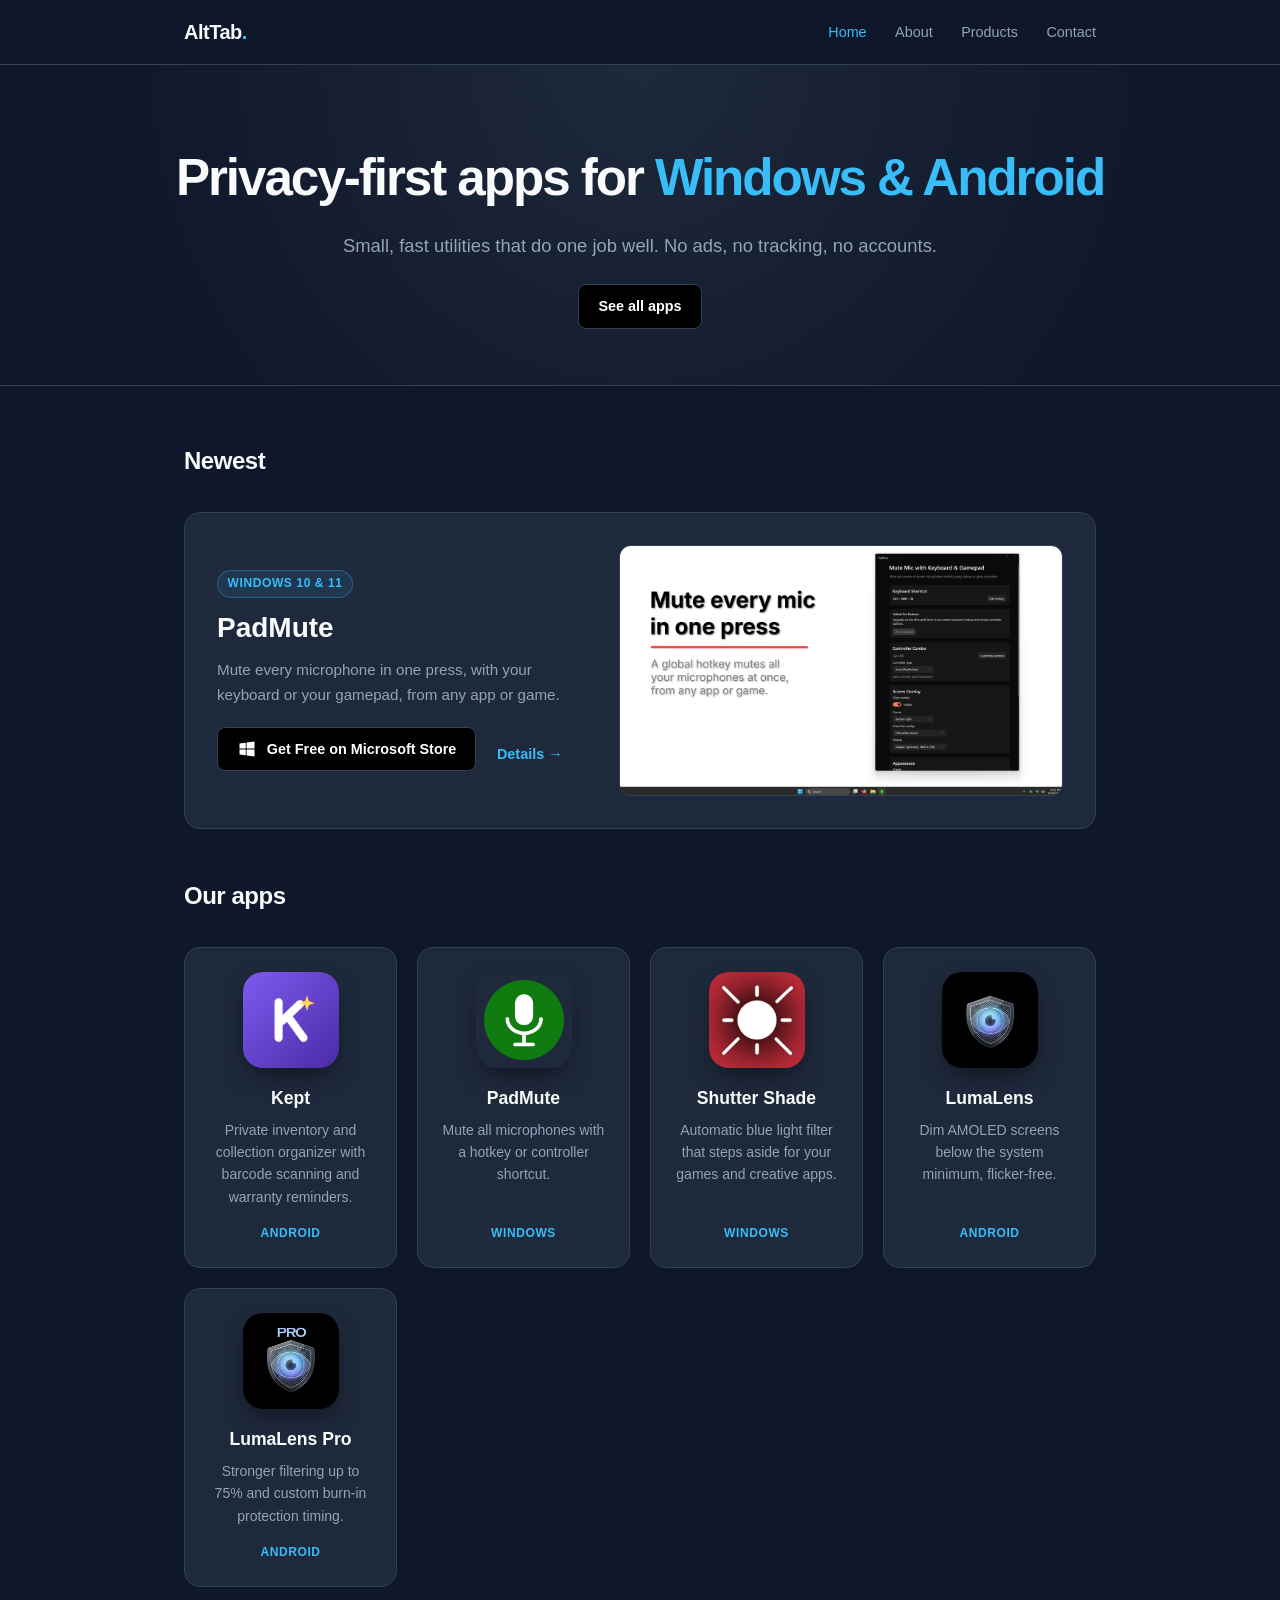
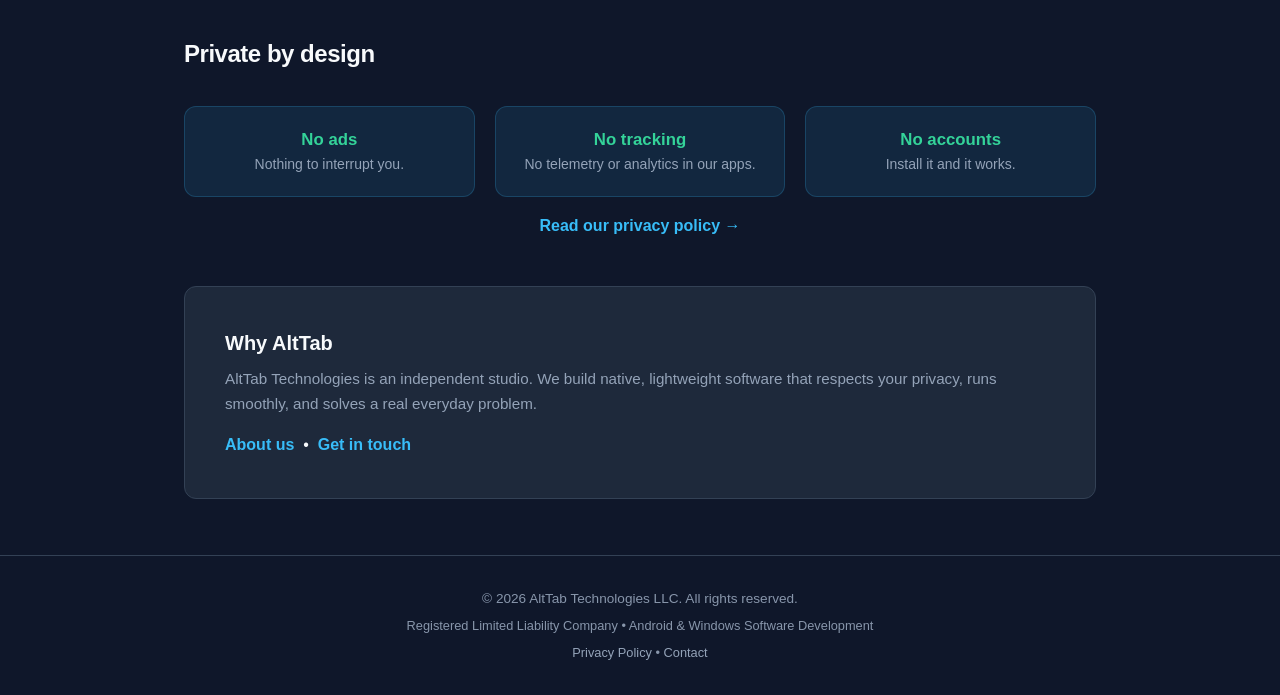
<file: index.html>
<!DOCTYPE html>
<html lang="en">

<head>
    <meta charset="UTF-8">
    <meta name="viewport" content="width=device-width, initial-scale=1.0">
    <title>AltTab Technologies LLC | Privacy-First Apps for Windows &amp; Android</title>
    <meta name="description"
        content="AltTab Technologies builds privacy-first apps for Windows and Android: Kept, PadMute, Shutter Shade and LumaLens. No ads, no tracking, no accounts.">
    <link rel="stylesheet" href="style.css">
    <link rel="canonical" href="https://alttabtech.com/index.html">

    <meta property="og:title" content="AltTab Technologies LLC | Privacy-First Apps for Windows &amp; Android">
    <meta property="og:description"
        content="Privacy-first apps for Windows and Android: Kept, PadMute, Shutter Shade and LumaLens. No ads, no tracking, no accounts.">
    <meta property="og:type" content="website">
    <meta property="og:url" content="https://alttabtech.com/index.html">
    <meta property="og:image" content="https://alttabtech.com/images/padmute/padmute-1.jpg">
</head>

<body>

    <header>
        <div class="nav-container">
            <a href="index.html" class="brand-logo">AltTab<span>.</span></a>
            <nav class="nav-links">
                <a href="index.html" class="active">Home</a>
                <a href="about.html">About</a>
                <a href="products.html">Products</a>
                <a href="contact.html">Contact</a>
            </nav>
        </div>
    </header>

    <section class="hero">
        <h1 class="hero-title">Privacy-first apps for <span>Windows &amp; Android</span></h1>
        <p class="hero-subtitle">Small, fast utilities that do one job well. No ads, no tracking, no accounts.</p>
        <a href="products.html" class="btn-playstore">See all apps</a>
    </section>

    <main>
        <!-- Featured: PadMute -->
        <section class="section-header">
            <h2 class="section-title">Newest</h2>
        </section>

        <div class="product-card featured">
            <div class="product-info">
                <span class="product-badge">Windows 10 &amp; 11</span>
                <h3 class="product-title">PadMute</h3>
                <p class="product-desc">
                    Mute every microphone in one press, with your keyboard or your gamepad, from any app or game.
                </p>
                <a href="https://apps.microsoft.com/detail/9N3NML89KZHQ?hl=en-us&gl=US&ocid=pdpshare" target="_blank"
                    class="btn-playstore" rel="noopener">
                    <svg viewBox="0 0 24 24" style="fill: currentColor;">
                        <path
                            d="M3 5.5l7.5-1v7H3zM11.5 4.3L21 3v8.5h-9.5zM3 12.5h7.5v7L3 18.5zM11.5 12.5H21V21l-9.5-1.3z" />
                    </svg>
                    Get Free on Microsoft Store
                </a>
                <a href="padmute.html" class="card-link">Details &rarr;</a>
            </div>
            <div class="product-visual">
                <img src="images/padmute/padmute-1.jpg"
                    alt="PadMute settings window with the tagline Mute every mic in one press" class="featured-image">
            </div>
        </div>

        <!-- App grid -->
        <section class="section-header">
            <h2 class="section-title">Our apps</h2>
        </section>

        <div class="app-grid">
            <a href="kept.html" class="app-card">
                <img src="images/Kept.png" alt="Kept app icon">
                <h3>Kept</h3>
                <p>Private inventory and collection organizer with barcode scanning and warranty reminders.</p>
                <span class="app-platform">Android</span>
            </a>
            <a href="padmute.html" class="app-card">
                <img src="images/PadMute.png" alt="PadMute app icon">
                <h3>PadMute</h3>
                <p>Mute all microphones with a hotkey or controller shortcut.</p>
                <span class="app-platform">Windows</span>
            </a>
            <a href="shuttershade.html" class="app-card">
                <img src="images/ShutterShade.png" alt="Shutter Shade app icon">
                <h3>Shutter Shade</h3>
                <p>Automatic blue light filter that steps aside for your games and creative apps.</p>
                <span class="app-platform">Windows</span>
            </a>
            <a href="lumalens.html" class="app-card">
                <img src="images/LumaLens.png" alt="LumaLens app icon">
                <h3>LumaLens</h3>
                <p>Dim AMOLED screens below the system minimum, flicker-free.</p>
                <span class="app-platform">Android</span>
            </a>
            <a href="lumalens.html" class="app-card">
                <img src="images/LumaLensPRO.png" alt="LumaLens Pro app icon">
                <h3>LumaLens Pro</h3>
                <p>Stronger filtering up to 75% and custom burn-in protection timing.</p>
                <span class="app-platform">Android</span>
            </a>
        </div>

        <!-- Privacy strip -->
        <section class="section-header">
            <h2 class="section-title">Private by design</h2>
        </section>

        <div class="privacy-strip">
            <div>
                <strong>No ads</strong>
                <p>Nothing to interrupt you.</p>
            </div>
            <div>
                <strong>No tracking</strong>
                <p>No telemetry or analytics in our apps.</p>
            </div>
            <div>
                <strong>No accounts</strong>
                <p>Install it and it works.</p>
            </div>
        </div>
        <p class="strip-link"><a href="privacy.html">Read our privacy policy &rarr;</a></p>

        <!-- Why AltTab -->
        <div class="contact-box" style="text-align: left;">
            <h2>Why AltTab</h2>
            <p>AltTab Technologies is an independent studio. We build native, lightweight software that respects your
                privacy, runs smoothly, and solves a real everyday problem.</p>
            <a href="about.html">About us</a> &nbsp;&bull;&nbsp; <a href="contact.html">Get in touch</a>
        </div>

    </main>

    <footer>
        <p>&copy; 2026 AltTab Technologies LLC. All rights reserved.</p>
        <p>Registered Limited Liability Company &bull; Android &amp; Windows Software Development</p>
        <p><a href="privacy.html">Privacy Policy</a> &bull; <a href="contact.html">Contact</a></p>
    </footer>

</body>

</html>
</file>
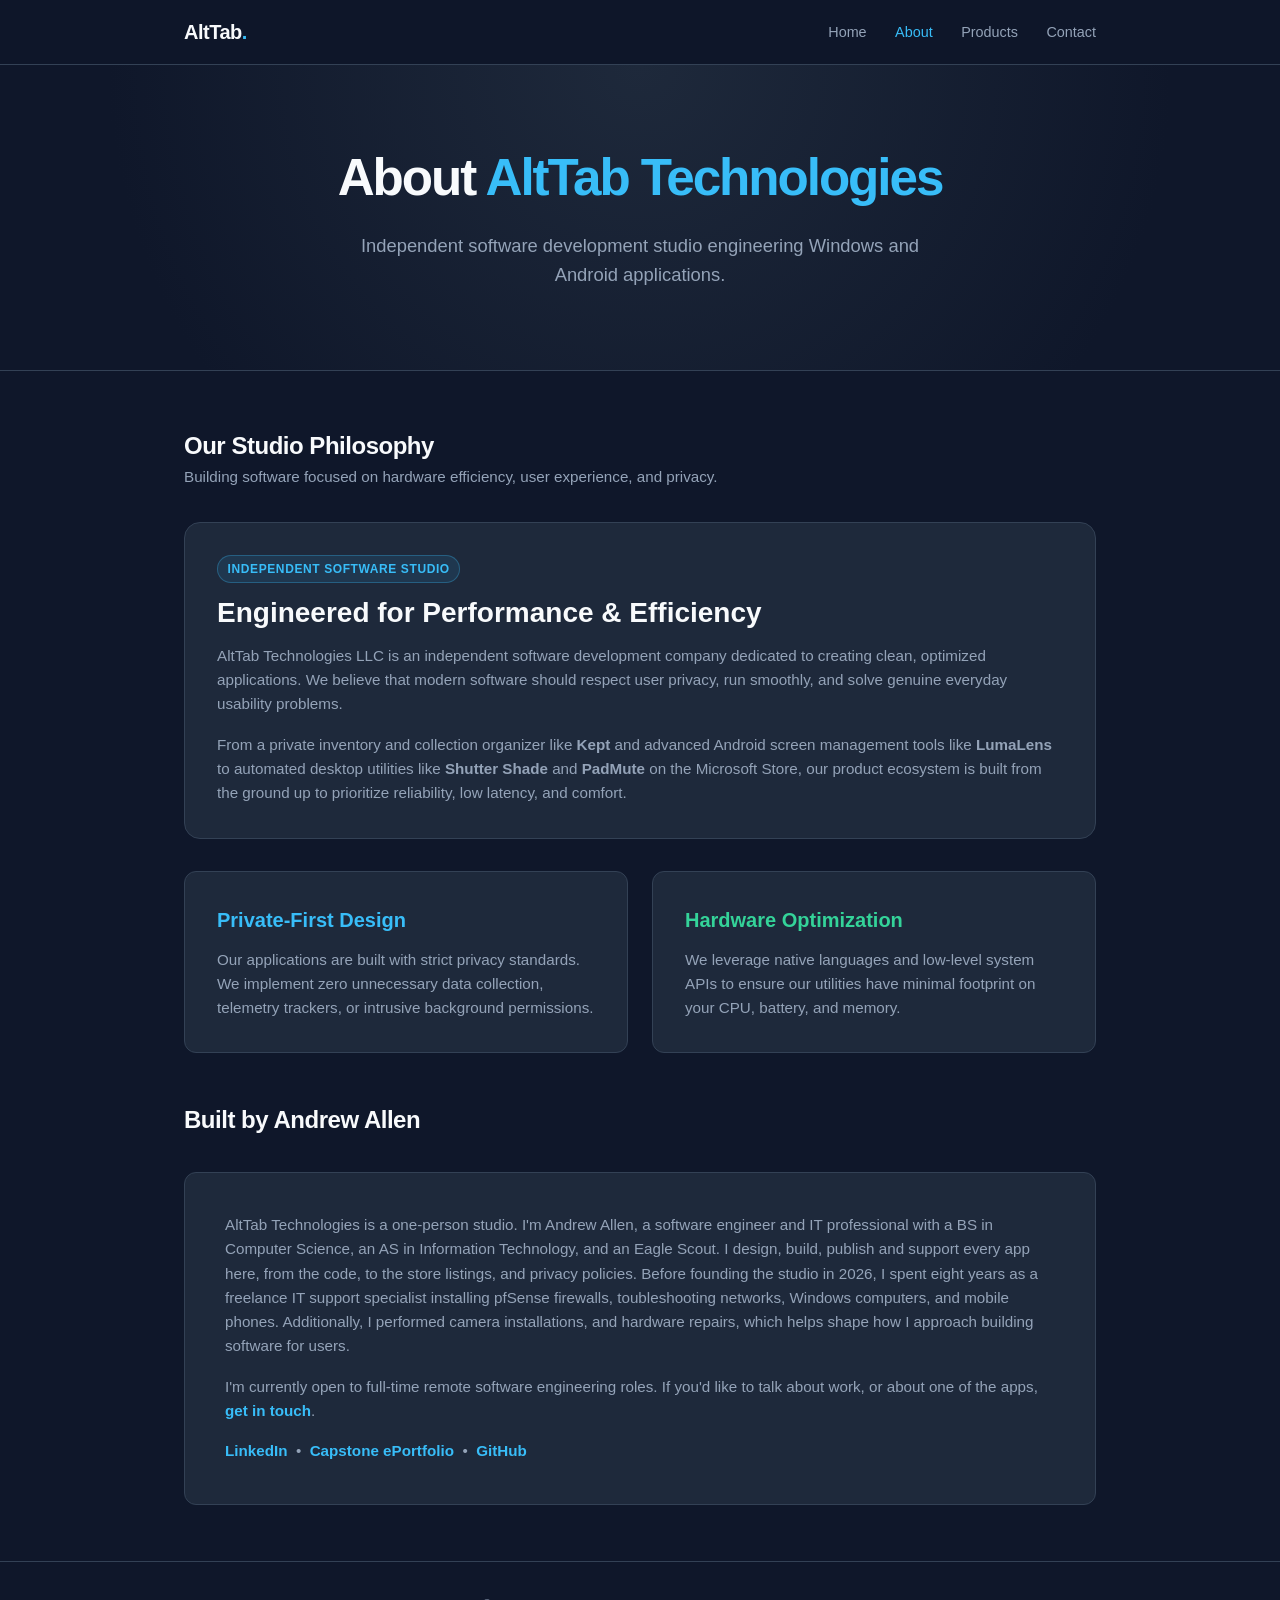
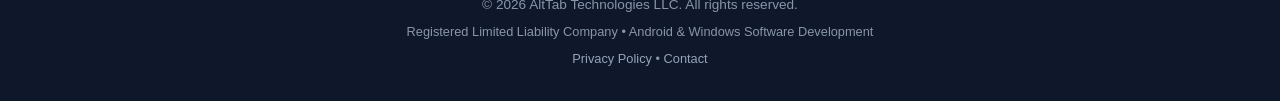
<file: about.html>
<!DOCTYPE html>
<html lang="en">

<head>
    <meta charset="UTF-8">
    <meta name="viewport" content="width=device-width, initial-scale=1.0">
    <title>About Us | AltTab Technologies LLC</title>
    <meta name="description"
        content="About AltTab Technologies LLC, a one-person studio by software engineer Andrew Allen building privacy-first Windows and Android apps. Open to full-time remote roles.">
    <link rel="stylesheet" href="style.css">
    <link rel="canonical" href="https://alttabtech.com/about.html">

    <meta property="og:title" content="About Us | AltTab Technologies LLC">
    <meta property="og:description"
        content="About AltTab Technologies LLC, a one-person studio by software engineer Andrew Allen building privacy-first Windows and Android apps. Open to full-time remote roles.">
    <meta property="og:type" content="website">
    <meta property="og:url" content="https://alttabtech.com/about.html">
</head>

<body>

    <header>
        <div class="nav-container">
            <a href="index.html" class="brand-logo">AltTab<span>.</span></a>
            <nav class="nav-links">
                <a href="index.html">Home</a>
                <a href="about.html" class="active">About</a>
                <a href="products.html">Products</a>
                <a href="contact.html">Contact</a>
            </nav>
        </div>
    </header>

    <section class="hero">
        <h1 class="hero-title">About <span>AltTab Technologies</span></h1>
        <p class="hero-subtitle">Independent software development studio engineering Windows and Android applications.
        </p>
    </section>

    <main>
        <!-- Company Section-->
        <section class="section-header">
            <h2 class="section-title">Our Studio Philosophy</h2>
            <p class="section-desc">Building software focused on hardware efficiency, user experience, and privacy.</p>
        </section>

        <div class="product-card" style="grid-template-columns: 1fr; margin-bottom: 2rem;">
            <div class="product-info">
                <span class="product-badge">Independent Software Studio</span>
                <h3 class="product-title">Engineered for Performance &amp; Efficiency</h3>
                <p class="product-desc" style="margin-bottom: 1rem;">
                    AltTab Technologies LLC is an independent software development company dedicated to creating clean,
                    optimized applications. We believe that modern software should respect user privacy, run smoothly,
                    and solve genuine everyday usability problems.

                </p>
                <p class="product-desc" style="margin-bottom: 0;">
                    From a private inventory and collection organizer like <strong>Kept</strong> and advanced Android
                    screen management tools like <strong>LumaLens</strong> to automated desktop
                    utilities like <strong>Shutter Shade</strong> and <strong>PadMute</strong> on the Microsoft Store, our product ecosystem is built
                    from the ground up to prioritize reliability, low latency, and comfort.

                </p>
            </div>
        </div>

        <!-- Core Pillars-->
        <div
            style="display: grid; grid-template-columns: repeat(auto-fit, minmax(280px, 1fr)); gap: 1.5rem; margin-bottom: 3rem;">
            <div class="contact-box" style="text-align: left; padding: 2rem;">
                <h2 style="color: var(--accent-blue); margin-bottom: 0.75rem;">Private-First Design</h2>
                <p style="margin-bottom: 0;">Our applications are built with strict privacy standards. We implement zero
                    unnecessary data collection, telemetry trackers, or intrusive background permissions.</p>
            </div>
            <div class="contact-box" style="text-align: left; padding: 2rem;">
                <h2 style="color: var(--accent-green); margin-bottom: 0.75rem;">Hardware Optimization</h2>
                <p style="margin-bottom: 0;">We leverage native languages and low-level system APIs to ensure our
                    utilities have minimal footprint on your CPU, battery, and memory.</p>
            </div>
        </div>

        <!-- Founder -->
        <section class="section-header">
            <h2 class="section-title">Built by Andrew Allen</h2>
        </section>

        <div class="contact-box" style="text-align: left;">
            <p>AltTab Technologies is a one-person studio. I'm Andrew Allen, a software engineer and IT professional
                with a BS in Computer Science, an AS in Information Technology, and an Eagle Scout. I design, build,
                publish and support every app here, from the code, to the store listings, and privacy policies. Before founding the
                studio in 2026, I spent eight years as a freelance IT support specialist installing pfSense firewalls, 
                toubleshooting networks, Windows computers, and mobile phones. Additionally, I performed camera installations,
                 and hardware repairs, which helps shape how I approach building software for users.</p>
            <p>I'm currently open to full-time remote software engineering roles. If you'd like to talk about work,
                or about one of the apps, <a href="contact.html">get in touch</a>.</p>
            <p style="margin-bottom: 0;"><a href="https://www.linkedin.com/in/andrew-blaine-allen/" target="_blank"
                    rel="noopener">LinkedIn</a> &nbsp;&bull;&nbsp; <a href="https://peacefuldivide.github.io/ePortfolio/"
                    target="_blank" rel="noopener">Capstone ePortfolio</a> &nbsp;&bull;&nbsp; <a
                    href="https://github.com/PeacefulDivide" target="_blank" rel="noopener">GitHub</a></p>
        </div>
    </main>
    <footer>
        <p>&copy; 2026 AltTab Technologies LLC. All rights reserved.</p>
        <p>Registered Limited Liability Company &bull; Android &amp; Windows Software Development</p>
        <p><a href="privacy.html">Privacy Policy</a> &bull; <a href="contact.html">Contact</a></p>
    </footer>
</body>

</html>
</file>
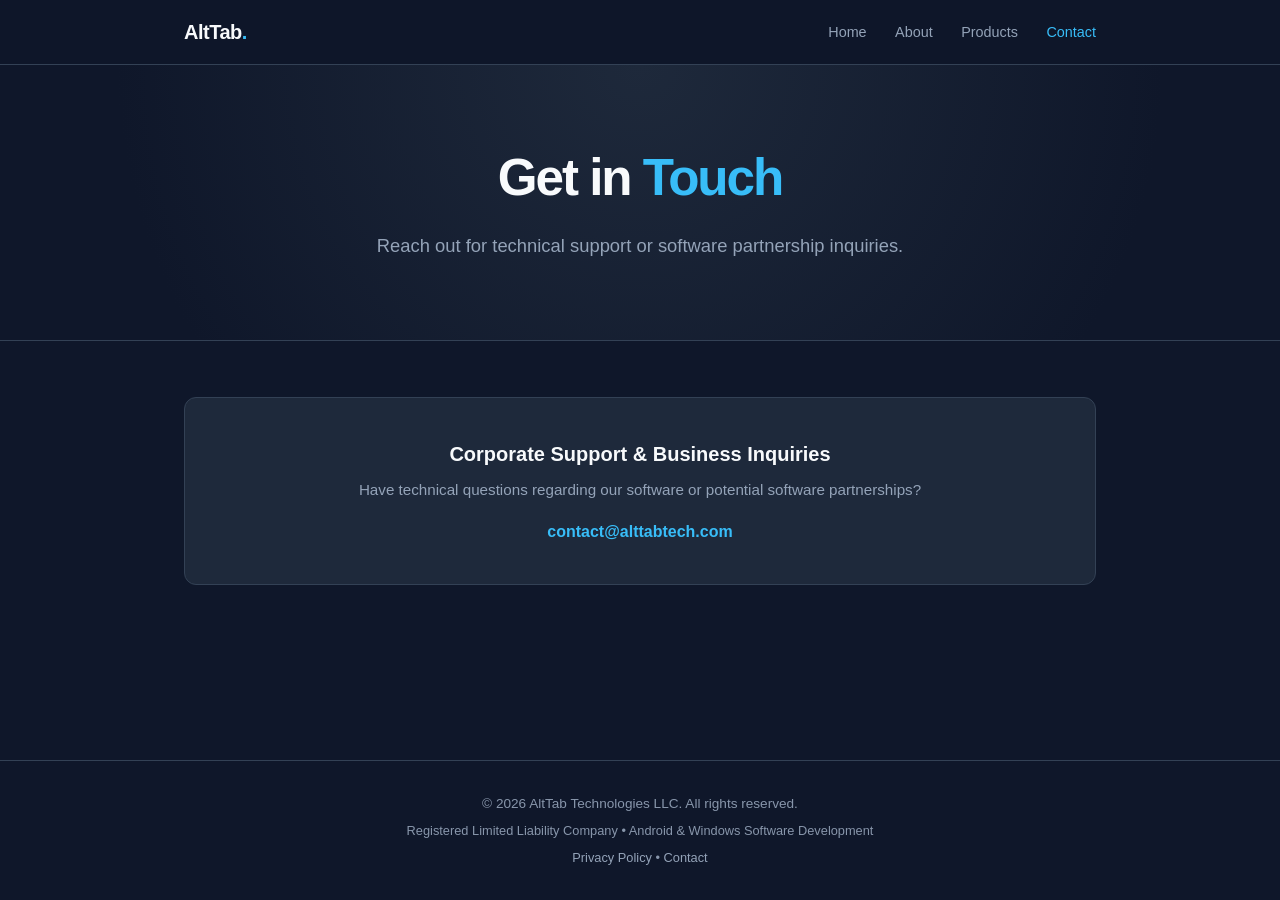
<file: contact.html>
<!DOCTYPE html>
<html lang="en">

<head>
    <meta charset="UTF-8">
    <meta name="viewport" content="width=device-width, initial-scale=1.0">
    <title>Contact Us | AltTab Technologies LLC</title>
    <meta name="description"
        content="Get in touch with AltTab Technologies LLC for technical support, bug reports, or software partnership inquiries.">
    <link rel="stylesheet" href="style.css">
    <link rel="canonical" href="https://alttabtech.com/contact.html">

    <meta property="og:title" content="Contact Us | AltTab Technologies LLC">
    <meta property="og:description"
        content="Get in touch with AltTab Technologies LLC for technical support, bug reports, or software partnership inquiries.">
    <meta property="og:type" content="website">
    <meta property="og:url" content="https://alttabtech.com/contact.html">
</head>

<body>

    <header>
        <div class="nav-container">
            <a href="index.html" class="brand-logo">AltTab<span>.</span></a>
            <nav class="nav-links">
                <a href="index.html">Home</a>
                <a href="about.html">About</a>
                <a href="products.html">Products</a>
                <a href="contact.html" class="active">Contact</a>
            </nav>
        </div>
    </header>

    <section class="hero">
        <h1 class="hero-title">Get in <span>Touch</span></h1>
        <p class="hero-subtitle">Reach out for technical support or software partnership inquiries.</p>
    </section>

    <main>
        <section id="contact">
            <div class="contact-box">
                <h2>Corporate Support & Business Inquiries</h2>
                <p>Have technical questions regarding our software or potential software partnerships?</p>
                <a href="mailto:contact@alttabtech.com">contact@alttabtech.com</a>
            </div>
        </section>
    </main>

    <footer>
        <p>&copy; 2026 AltTab Technologies LLC. All rights reserved.</p>
        <p>Registered Limited Liability Company &bull; Android &amp; Windows Software Development</p>
        <p><a href="privacy.html">Privacy Policy</a> &bull; <a href="contact.html">Contact</a></p>
    </footer>

</body>

</html>
</file>
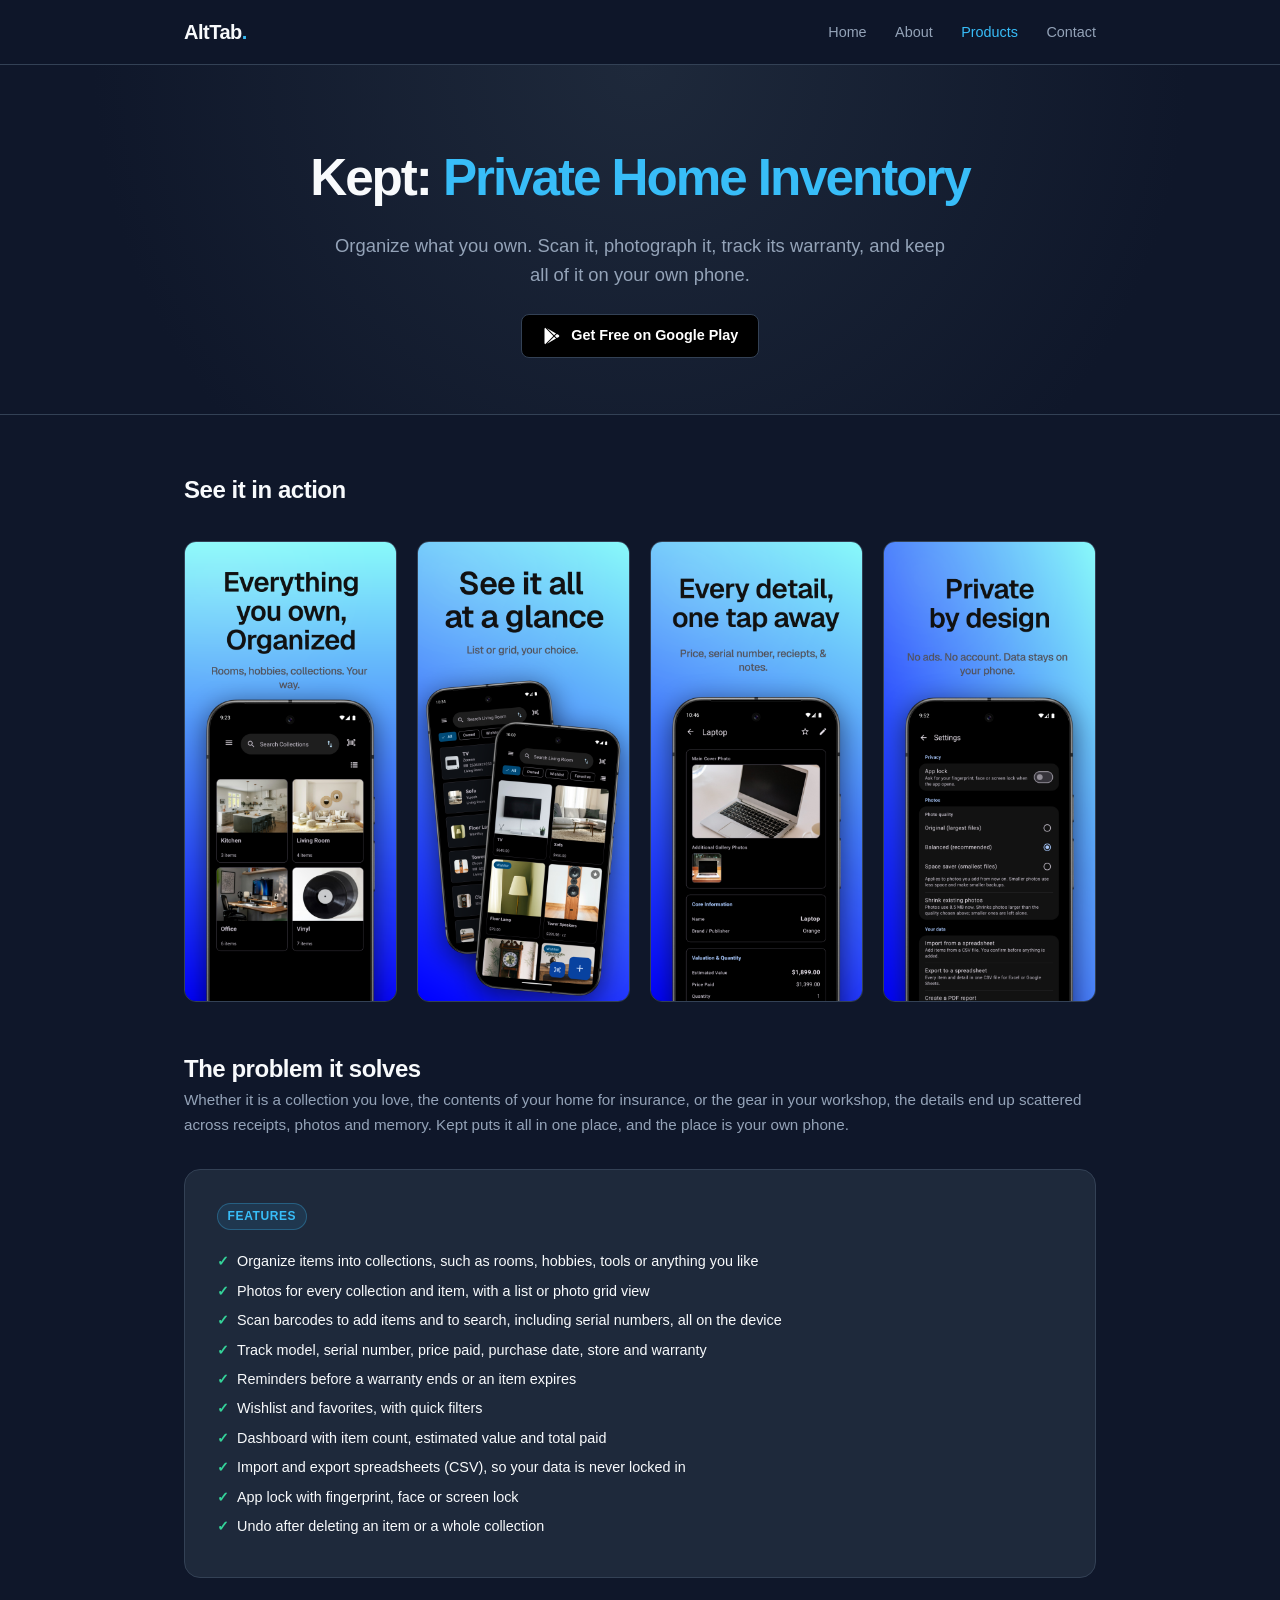
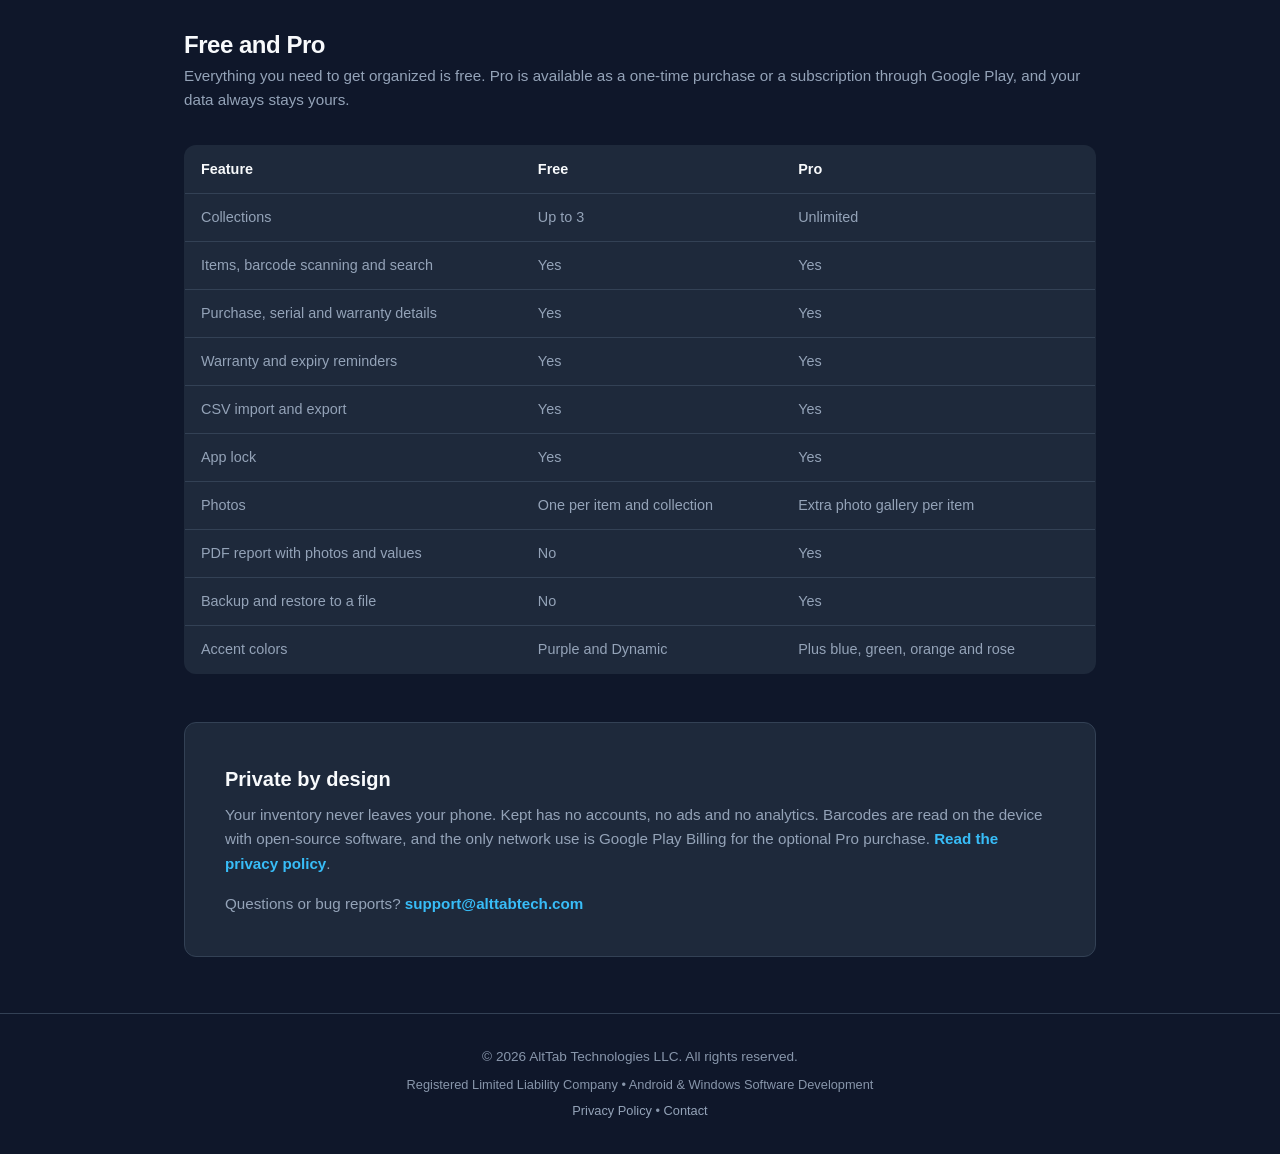
<file: kept.html>
<!DOCTYPE html>
<html lang="en">

<head>
    <meta charset="UTF-8">
    <meta name="viewport" content="width=device-width, initial-scale=1.0">
    <title>Kept: Private Home Inventory | AltTab Technologies LLC</title>
    <meta name="description"
        content="Kept is a private inventory and collection organizer for Android. Scan barcodes, track serial numbers and warranties, and keep everything on your own device. No ads, no accounts.">
    <link rel="stylesheet" href="style.css">
    <link rel="canonical" href="https://alttabtech.com/kept.html">

    <meta property="og:title" content="Kept: Private Home Inventory">
    <meta property="og:description"
        content="A private inventory and collection organizer for Android. Scan barcodes, track warranties, keep your data on your device.">
    <meta property="og:type" content="website">
    <meta property="og:url" content="https://alttabtech.com/kept.html">
    <meta property="og:image" content="https://alttabtech.com/images/kept/kept-1.jpg">
</head>

<body>

    <header>
        <div class="nav-container">
            <a href="index.html" class="brand-logo">AltTab<span>.</span></a>
            <nav class="nav-links">
                <a href="index.html">Home</a>
                <a href="about.html">About</a>
                <a href="products.html" class="active">Products</a>
                <a href="contact.html">Contact</a>
            </nav>
        </div>
    </header>

    <section class="hero">
        <h1 class="hero-title">Kept: <span>Private Home Inventory</span></h1>
        <p class="hero-subtitle">Organize what you own. Scan it, photograph it, track its warranty, and keep all of it
            on
            your own phone.</p>
        <!-- Kept Google Play Link -->
        <a href="https://play.google.com/store/apps/details?id=com.alttabtechnologies.kept&pcampaignid=web_share"
            target="_blank" class="btn-playstore" rel="noopener">
            <svg viewBox="0 0 24 24">
                <path
                    d="M3,20.5V3.5C3,2.91 3.34,2.39 3.84,2.15L13.69,12L3.84,21.85C3.34,21.6 3,21.09 3,20.5M16.81,15.12L6.05,21.34L14.54,12.85L16.81,15.12M20.16,10.81C20.5,11.08 20.75,11.5 20.75,12C20.75,12.5 20.5,12.92 20.16,13.19L17.89,14.5L15.39,12L17.89,9.5L20.16,10.81M6.05,2.66L16.81,8.88L14.54,11.15L6.05,2.66Z" />
            </svg>
            Get Free on Google Play
        </a>
        </div>

    </section>

    <main>
        <section class="section-header">
            <h2 class="section-title">See it in action</h2>
        </section>

        <!-- SCREENSHOTS: save phone screenshots as images/kept/kept-1.jpg ... kept-4.jpg (same names as below).
             Update each alt text to describe what that screenshot shows. -->
        <div class="gallery gallery-phones">
            <img src="images/kept/kept-1.png" alt="Kept collections screen showing a list of collections with photos"
                loading="lazy">
            <img src="images/kept/kept-2.png" alt="Kept item list with photos, quantities and values" loading="lazy">
            <img src="images/kept/kept-3.png" alt="Kept item details with serial number, warranty and purchase info"
                loading="lazy">
            <img src="images/kept/kept-4.png"
                alt="Kept settings screen showing app lock, image compression, and data backup options" loading="lazy">
        </div>

        <section class="section-header">
            <h2 class="section-title">The problem it solves</h2>
            <p class="section-desc">Whether it is a collection you love, the contents of your home for insurance, or
                the gear in your workshop, the details end up scattered across receipts, photos and memory. Kept puts
                it all in one place, and the place is your own phone.</p>
        </section>

        <div class="product-card" style="grid-template-columns: 1fr;">
            <div class="product-info">
                <span class="product-badge">Features</span>
                <ul class="feature-bullets" style="margin-bottom: 0; margin-top: 0.75rem;">
                    <li>Organize items into collections, such as rooms, hobbies, tools or anything you like</li>
                    <li>Photos for every collection and item, with a list or photo grid view</li>
                    <li>Scan barcodes to add items and to search, including serial numbers, all on the device</li>
                    <li>Track model, serial number, price paid, purchase date, store and warranty</li>
                    <li>Reminders before a warranty ends or an item expires</li>
                    <li>Wishlist and favorites, with quick filters</li>
                    <li>Dashboard with item count, estimated value and total paid</li>
                    <li>Import and export spreadsheets (CSV), so your data is never locked in</li>
                    <li>App lock with fingerprint, face or screen lock</li>
                    <li>Undo after deleting an item or a whole collection</li>
                </ul>
            </div>
        </div>

        <section class="section-header">
            <h2 class="section-title">Free and Pro</h2>
            <p class="section-desc">Everything you need to get organized is free. Pro is available as a one-time
                purchase or a subscription through Google Play, and your data always stays yours.</p>
        </section>

        <table class="compare-table">
            <thead>
                <tr>
                    <th>Feature</th>
                    <th>Free</th>
                    <th>Pro</th>
                </tr>
            </thead>
            <tbody>
                <tr>
                    <td>Collections</td>
                    <td>Up to 3</td>
                    <td>Unlimited</td>
                </tr>
                <tr>
                    <td>Items, barcode scanning and search</td>
                    <td>Yes</td>
                    <td>Yes</td>
                </tr>
                <tr>
                    <td>Purchase, serial and warranty details</td>
                    <td>Yes</td>
                    <td>Yes</td>
                </tr>
                <tr>
                    <td>Warranty and expiry reminders</td>
                    <td>Yes</td>
                    <td>Yes</td>
                </tr>
                <tr>
                    <td>CSV import and export</td>
                    <td>Yes</td>
                    <td>Yes</td>
                </tr>
                <tr>
                    <td>App lock</td>
                    <td>Yes</td>
                    <td>Yes</td>
                </tr>
                <tr>
                    <td>Photos</td>
                    <td>One per item and collection</td>
                    <td>Extra photo gallery per item</td>
                </tr>
                <tr>
                    <td>PDF report with photos and values</td>
                    <td>No</td>
                    <td>Yes</td>
                </tr>
                <tr>
                    <td>Backup and restore to a file</td>
                    <td>No</td>
                    <td>Yes</td>
                </tr>
                <tr>
                    <td>Accent colors</td>
                    <td>Purple and Dynamic</td>
                    <td>Plus blue, green, orange and rose</td>
                </tr>
            </tbody>
        </table>

        <div class="contact-box" style="text-align: left;">
            <h2>Private by design</h2>
            <p>Your inventory never leaves your phone. Kept has no accounts, no ads and no analytics. Barcodes are read
                on the device with open-source software, and the only network use is Google Play Billing for the
                optional Pro purchase. <a href="privacy.html">Read the privacy policy</a>.</p>
            <p style="margin-bottom: 0;">Questions or bug reports? <a
                    href="mailto:support@alttabtech.com">support@alttabtech.com</a></p>
        </div>
    </main>

    <footer>
        <p>&copy; 2026 AltTab Technologies LLC. All rights reserved.</p>
        <p>Registered Limited Liability Company &bull; Android &amp; Windows Software Development</p>
        <p><a href="privacy.html">Privacy Policy</a> &bull; <a href="contact.html">Contact</a></p>
    </footer>

</body>

</html>
</file>
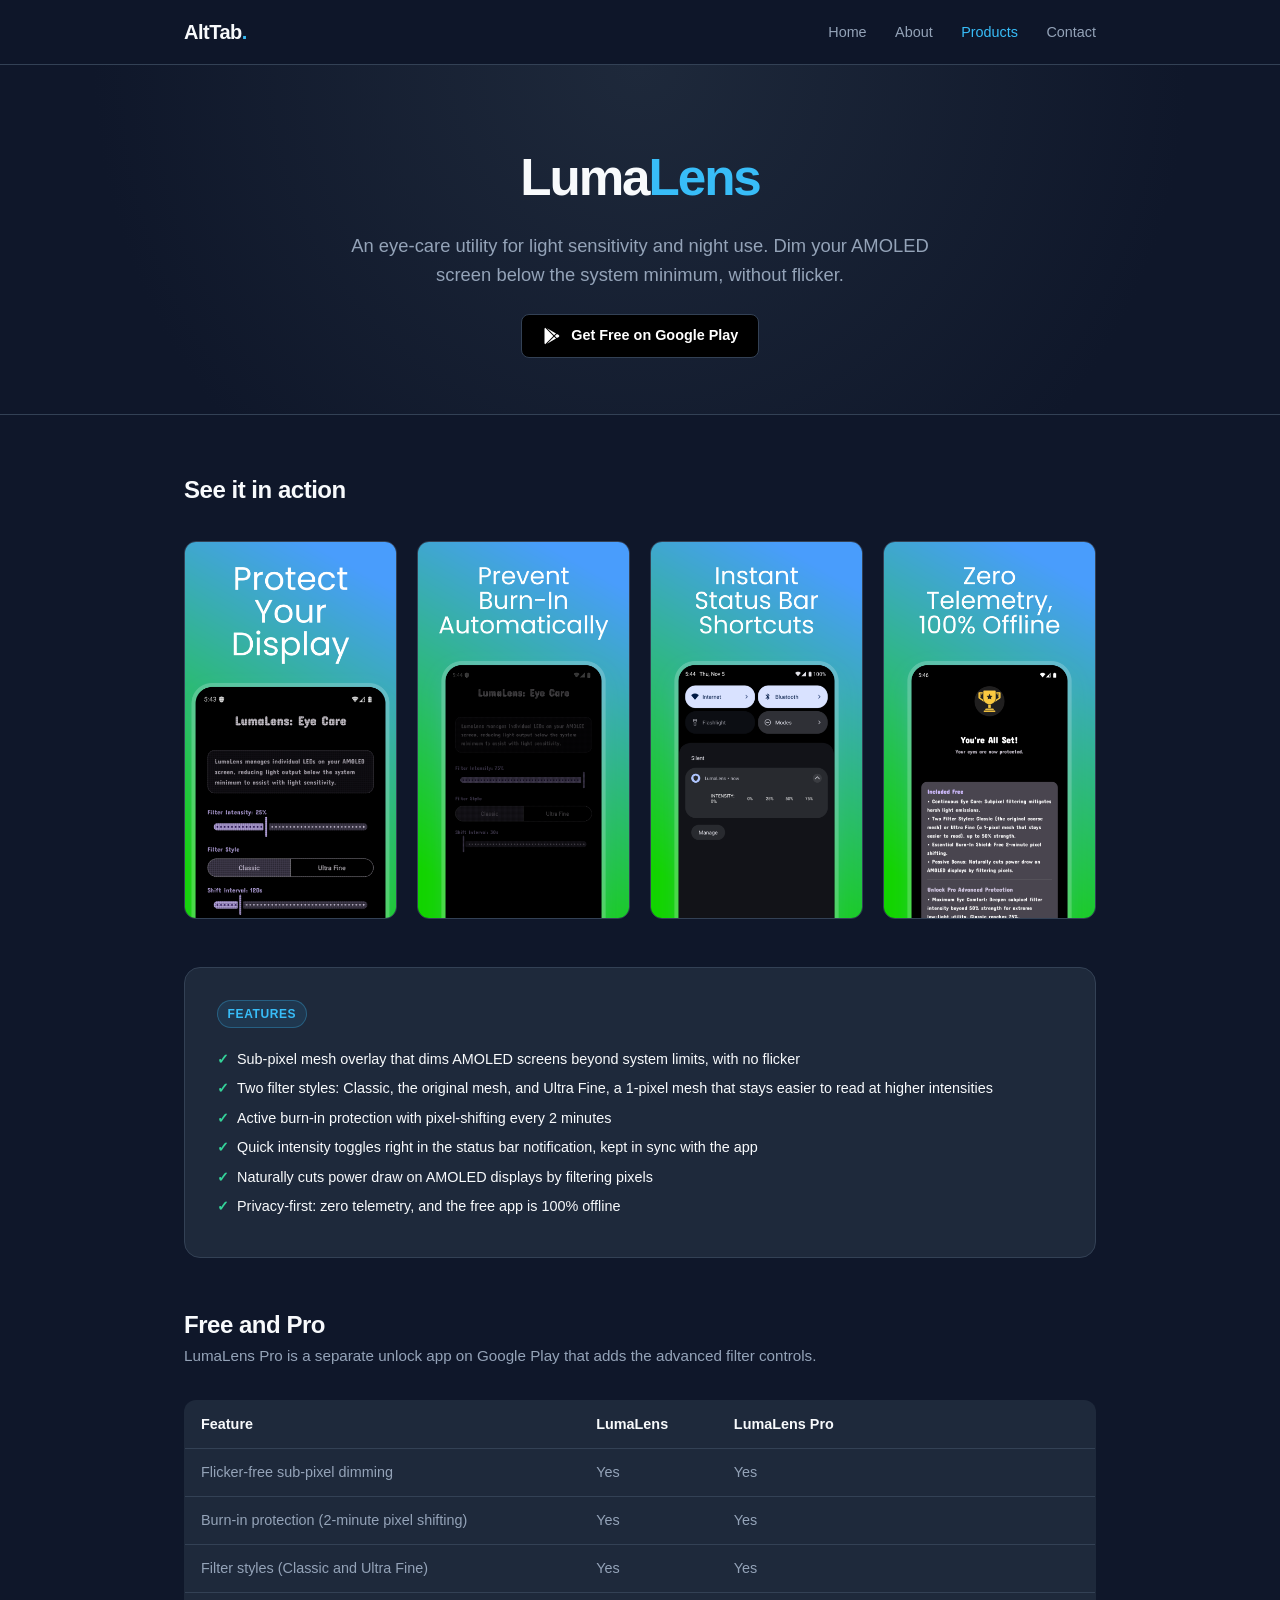
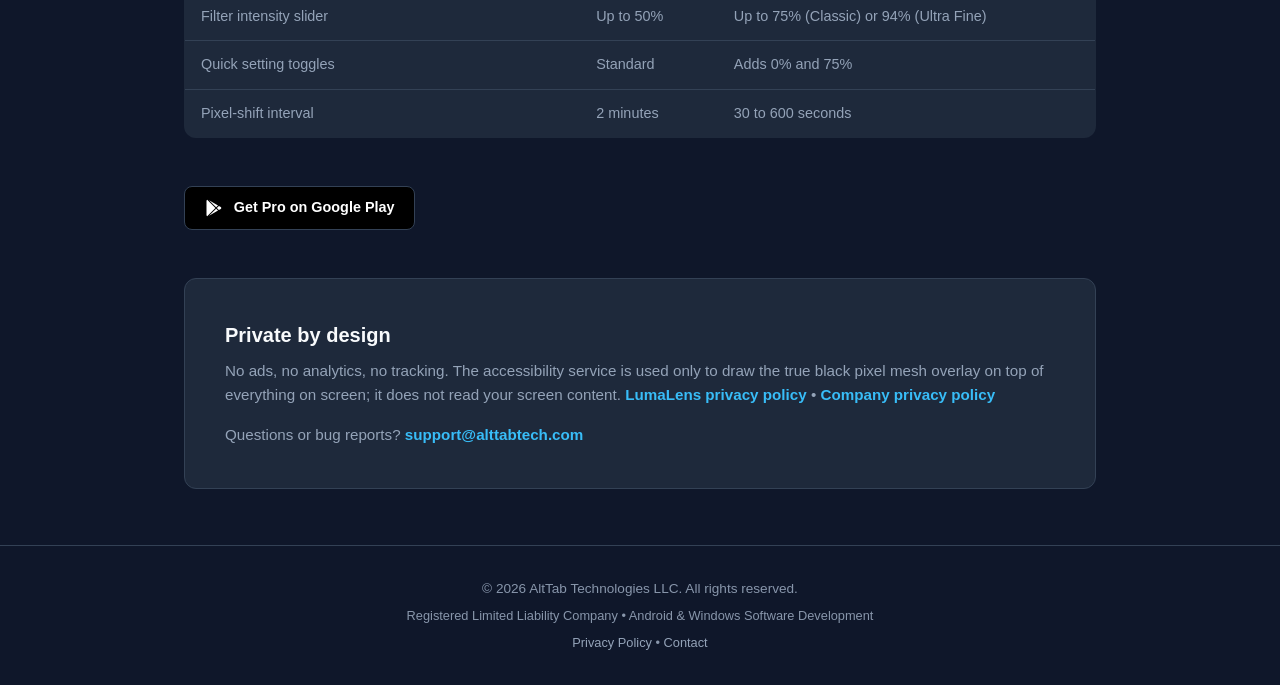
<file: lumalens.html>
<!DOCTYPE html>
<html lang="en">

<head>
    <meta charset="UTF-8">
    <meta name="viewport" content="width=device-width, initial-scale=1.0">
    <title>LumaLens: OLED Screen Dimmer | AltTab Technologies LLC</title>
    <meta name="description"
        content="LumaLens dims AMOLED screens below the system minimum with a flicker-free sub-pixel filter, in Classic or Fine styles, and helps reduce screen wear. Free on Google Play, with zero telemetry.">
    <link rel="stylesheet" href="style.css">
    <link rel="canonical" href="https://alttabtech.com/lumalens.html">

    <meta property="og:title" content="LumaLens: OLED Screen Dimmer">
    <meta property="og:description"
        content="Dim AMOLED screens beyond system limits without flicker, with automatic burn-in protection.">
    <meta property="og:type" content="website">
    <meta property="og:url" content="https://alttabtech.com/lumalens.html">
    <meta property="og:image" content="https://alttabtech.com/images/lumalens/lumalens-1.jpg">
</head>

<body>

    <header>
        <div class="nav-container">
            <a href="index.html" class="brand-logo">AltTab<span>.</span></a>
            <nav class="nav-links">
                <a href="index.html">Home</a>
                <a href="about.html">About</a>
                <a href="products.html" class="active">Products</a>
                <a href="contact.html">Contact</a>
            </nav>
        </div>
    </header>

    <section class="hero">
        <h1 class="hero-title">Luma<span>Lens</span></h1>
        <p class="hero-subtitle">An eye-care utility for light sensitivity and night use. Dim your AMOLED screen below
            the system minimum, without flicker.</p>
        <a href="https://play.google.com/store/apps/details?id=com.github.peacefuldivide.lumalens&pcampaignid=web_share"
            target="_blank" class="btn-playstore" rel="noopener">
            <svg viewBox="0 0 24 24">
                <path
                    d="M3,20.5V3.5C3,2.91 3.34,2.39 3.84,2.15L13.69,12L3.84,21.85C3.34,21.6 3,21.09 3,20.5M16.81,15.12L6.05,21.34L14.54,12.85L16.81,15.12M20.16,10.81C20.5,11.08 20.75,11.5 20.75,12C20.75,12.5 20.5,12.92 20.16,13.19L17.89,14.5L15.39,12L17.89,9.5L20.16,10.81M6.05,2.66L16.81,8.88L14.54,11.15L6.05,2.66Z" />
            </svg>
            Get Free on Google Play
        </a>
    </section>

    <main>
        <section class="section-header">
            <h2 class="section-title">See it in action</h2>
        </section>

        <div class="gallery gallery-phones">
            <img src="images/lumalens/lumalens-1.png"
                alt="LumaLens main screen with filter intensity and pixel-shift interval sliders" loading="lazy">
            <img src="images/lumalens/lumalens-2.png"
                alt="LumaLens at 75 percent filter intensity on a dimmed screen" loading="lazy">
            <img src="images/lumalens/lumalens-3.png"
                alt="LumaLens notification with quick intensity toggles in the Android status bar" loading="lazy">
            <img src="images/lumalens/lumalens-4.png"
                alt="LumaLens setup complete screen listing included free and Pro features" loading="lazy">
        </div>

        <div class="product-card" style="grid-template-columns: 1fr;">
            <div class="product-info">
                <span class="product-badge">Features</span>
                <ul class="feature-bullets" style="margin-bottom: 0; margin-top: 0.75rem;">
                    <li>Sub-pixel mesh overlay that dims AMOLED screens beyond system limits, with no flicker</li>
                    <li>Two filter styles: Classic, the original mesh, and Ultra Fine, a 1-pixel mesh that stays easier to read at higher intensities</li>
                    <li>Active burn-in protection with pixel-shifting every 2 minutes</li>
                    <li>Quick intensity toggles right in the status bar notification, kept in sync with the app</li>
                    <li>Naturally cuts power draw on AMOLED displays by filtering pixels</li>
                    <li>Privacy-first: zero telemetry, and the free app is 100% offline</li>
                </ul>
            </div>
        </div>

        <section class="section-header">
            <h2 class="section-title">Free and Pro</h2>
            <p class="section-desc">LumaLens Pro is a separate unlock app on Google Play that adds the advanced filter
                controls.</p>
        </section>

        <table class="compare-table">
            <thead>
                <tr>
                    <th>Feature</th>
                    <th>LumaLens</th>
                    <th>LumaLens Pro</th>
                </tr>
            </thead>
            <tbody>
                <tr>
                    <td>Flicker-free sub-pixel dimming</td>
                    <td>Yes</td>
                    <td>Yes</td>
                </tr>
                <tr>
                    <td>Burn-in protection (2-minute pixel shifting)</td>
                    <td>Yes</td>
                    <td>Yes</td>
                </tr>
                <tr>
                    <td>Filter styles (Classic and Ultra Fine)</td>
                    <td>Yes</td>
                    <td>Yes</td>
                </tr>
                <tr>
                    <td>Filter intensity slider</td>
                    <td>Up to 50%</td>
                    <td>Up to 75% (Classic) or 94% (Ultra Fine)</td>
                </tr>
                <tr>
                    <td>Quick setting toggles</td>
                    <td>Standard</td>
                    <td>Adds 0% and 75%</td>
                </tr>
                <tr>
                    <td>Pixel-shift interval</td>
                    <td>2 minutes</td>
                    <td>30 to 600 seconds</td>
                </tr>
            </tbody>
        </table>

        <div style="margin-bottom: 3rem;">
            <a href="https://play.google.com/store/apps/details?id=com.github.peacefuldivide.lumalens.pro&pcampaignid=web_share"
                target="_blank" class="btn-playstore" rel="noopener">
                <svg viewBox="0 0 24 24">
                    <path
                        d="M3,20.5V3.5C3,2.91 3.34,2.39 3.84,2.15L13.69,12L3.84,21.85C3.34,21.6 3,21.09 3,20.5M16.81,15.12L6.05,21.34L14.54,12.85L16.81,15.12M20.16,10.81C20.5,11.08 20.75,11.5 20.75,12C20.75,12.5 20.5,12.92 20.16,13.19L17.89,14.5L15.39,12L17.89,9.5L20.16,10.81M6.05,2.66L16.81,8.88L14.54,11.15L6.05,2.66Z" />
                </svg>
                Get Pro on Google Play
            </a>
        </div>

        <div class="contact-box" style="text-align: left;">
            <h2>Private by design</h2>
            <p>No ads, no analytics, no tracking. The accessibility service is used only to draw the true black
                pixel mesh overlay on top of everything on screen; it does not read your screen content. <a
                    href="https://peacefuldivide.github.io/lumalens-legal/" target="_blank" rel="noopener">LumaLens
                    privacy policy</a> &bull; <a href="privacy.html">Company privacy policy</a></p>
            <p style="margin-bottom: 0;">Questions or bug reports? <a
                    href="mailto:support@alttabtech.com">support@alttabtech.com</a></p>
        </div>
    </main>

    <footer>
        <p>&copy; 2026 AltTab Technologies LLC. All rights reserved.</p>
        <p>Registered Limited Liability Company &bull; Android &amp; Windows Software Development</p>
        <p><a href="privacy.html">Privacy Policy</a> &bull; <a href="contact.html">Contact</a></p>
    </footer>

</body>

</html>
</file>
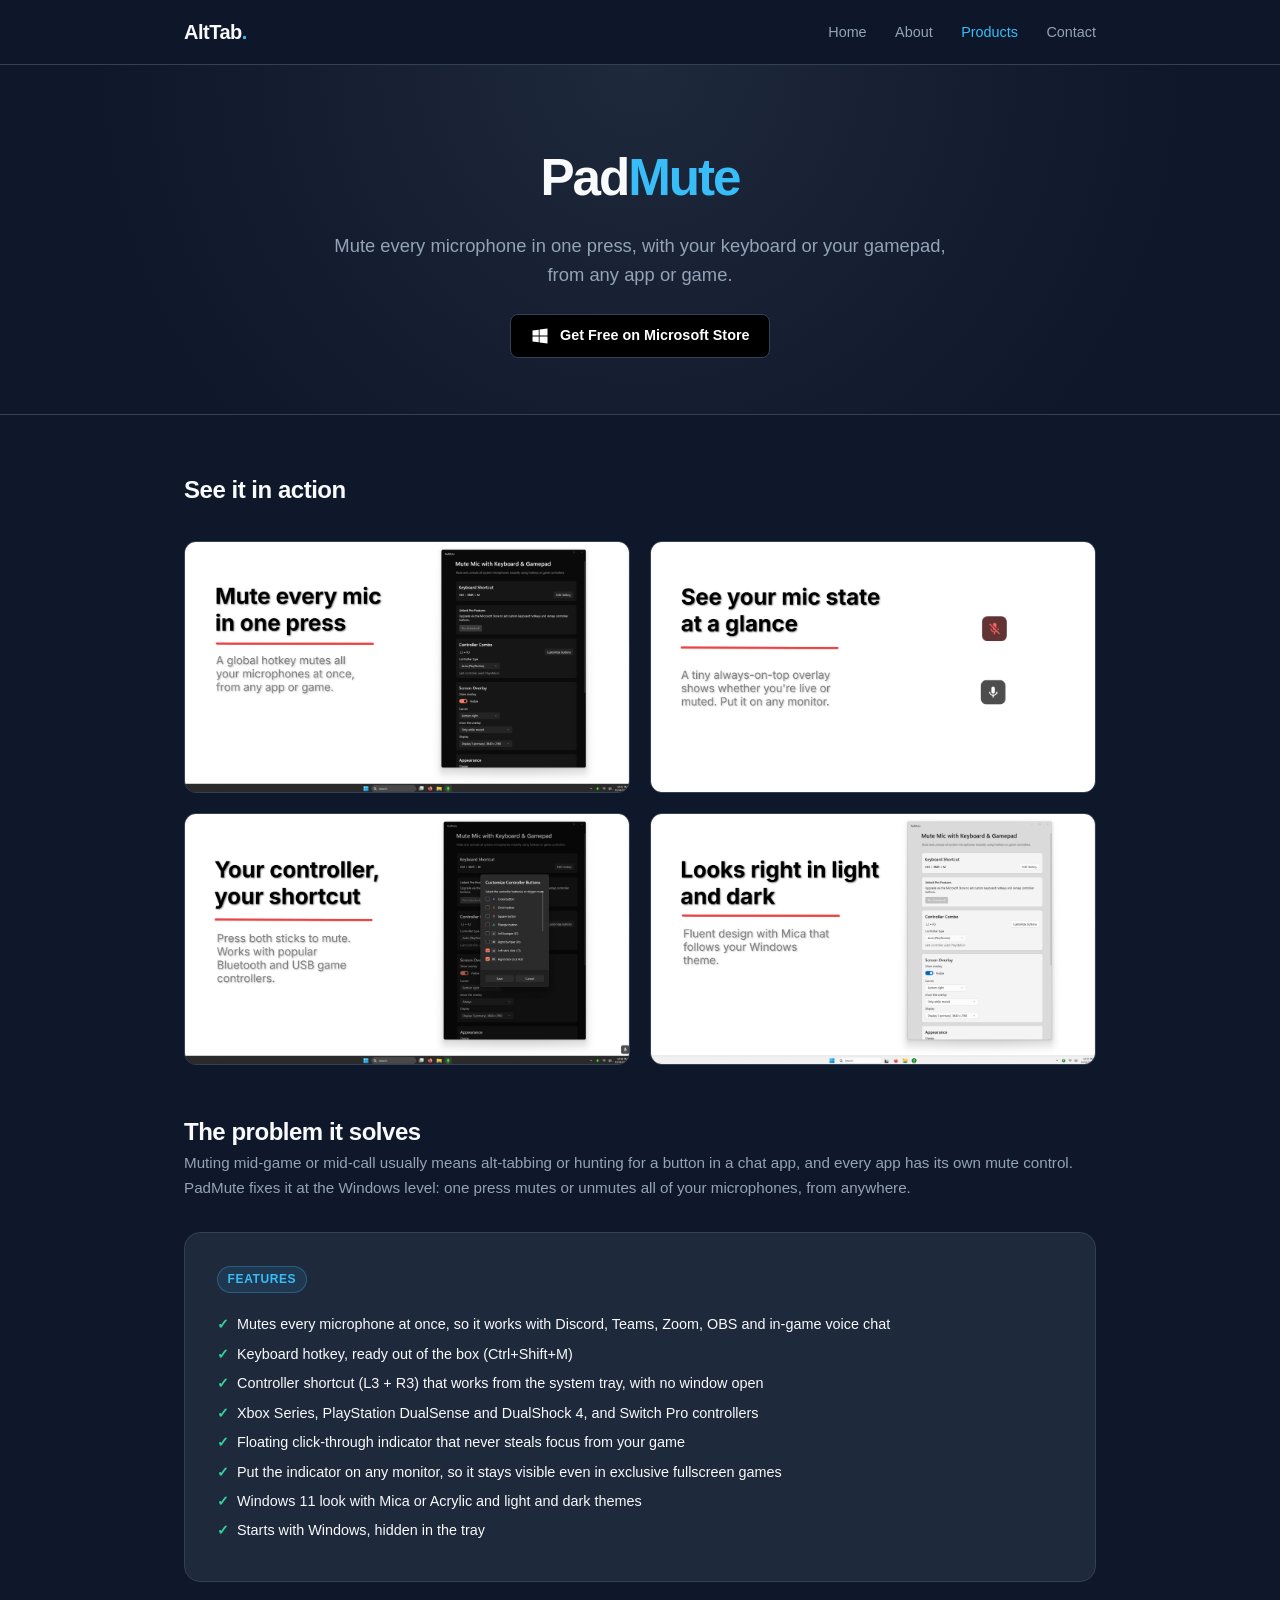
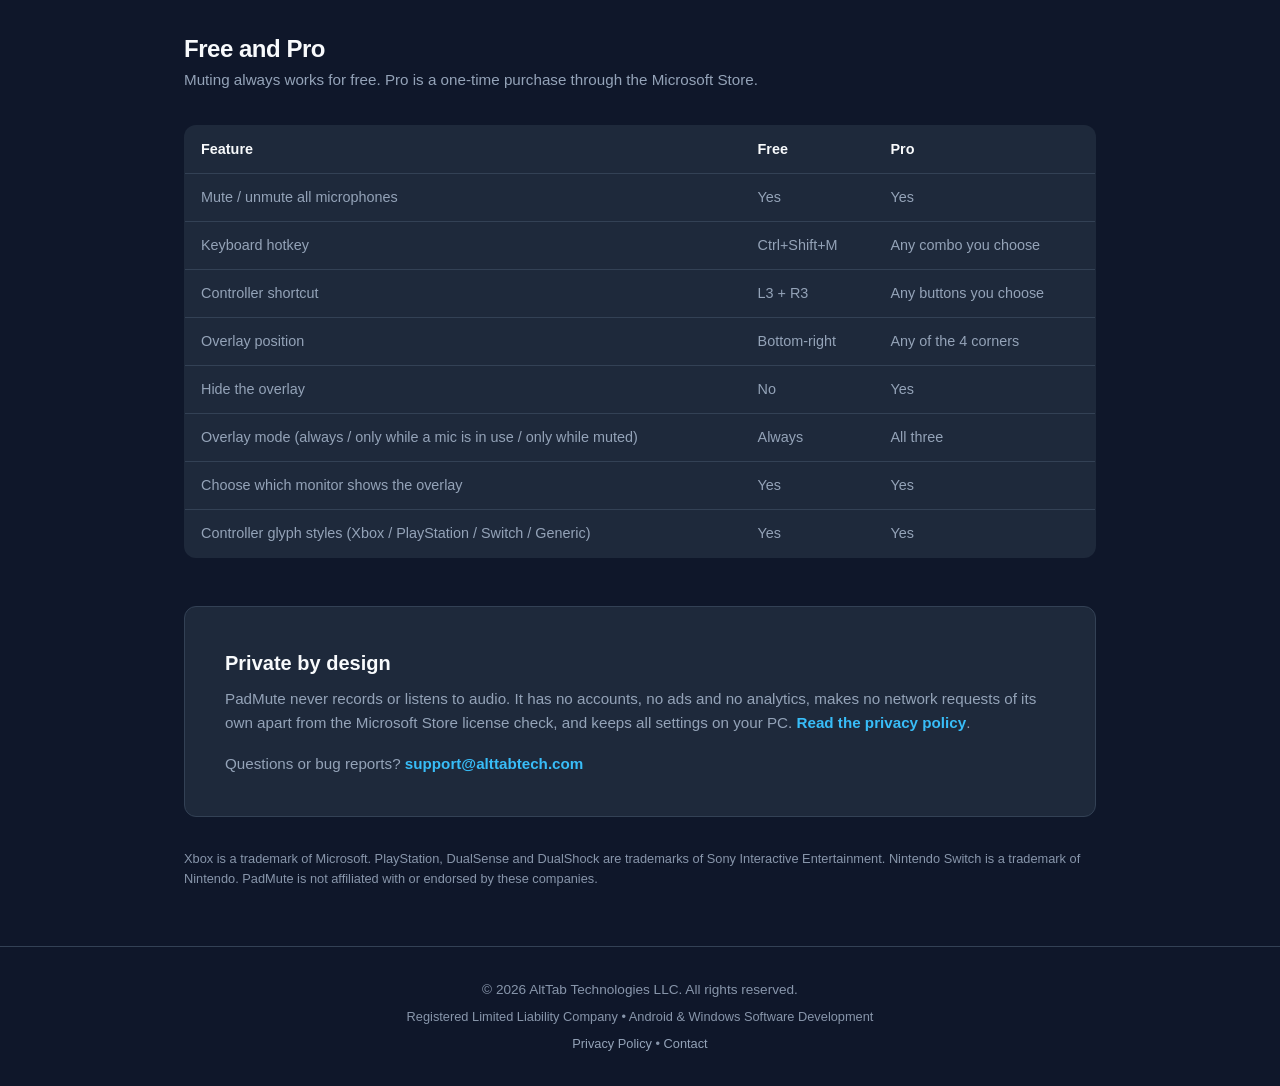
<file: padmute.html>
<!DOCTYPE html>
<html lang="en">

<head>
    <meta charset="UTF-8">
    <meta name="viewport" content="width=device-width, initial-scale=1.0">
    <title>PadMute: Mute Mic with Keyboard &amp; Gamepad | AltTab Technologies LLC</title>
    <meta name="description"
        content="PadMute mutes and unmutes all your microphones with one keypress or controller shortcut, from any app or game. Xbox, PlayStation and Switch Pro controllers. Windows 10 and 11.">
    <link rel="stylesheet" href="style.css">
    <link rel="canonical" href="https://alttabtech.com/padmute.html">

    <meta property="og:title" content="PadMute: Mute Mic with Keyboard &amp; Gamepad">
    <meta property="og:description"
        content="Mute every microphone with one keypress or controller shortcut, from any app or game.">
    <meta property="og:type" content="website">
    <meta property="og:url" content="https://alttabtech.com/padmute.html">
    <meta property="og:image" content="https://alttabtech.com/images/padmute/padmute-1.jpg">
</head>

<body>

    <header>
        <div class="nav-container">
            <a href="index.html" class="brand-logo">AltTab<span>.</span></a>
            <nav class="nav-links">
                <a href="index.html">Home</a>
                <a href="about.html">About</a>
                <a href="products.html" class="active">Products</a>
                <a href="contact.html">Contact</a>
            </nav>
        </div>
    </header>

    <section class="hero">
        <h1 class="hero-title">Pad<span>Mute</span></h1>
        <p class="hero-subtitle">Mute every microphone in one press, with your keyboard or your gamepad, from any app
            or game.</p>
        <a href="https://apps.microsoft.com/detail/9N3NML89KZHQ?hl=en-us&gl=US&ocid=pdpshare" target="_blank"
            class="btn-playstore" rel="noopener">
            <svg viewBox="0 0 24 24" style="fill: currentColor;">
                <path
                    d="M3 5.5l7.5-1v7H3zM11.5 4.3L21 3v8.5h-9.5zM3 12.5h7.5v7L3 18.5zM11.5 12.5H21V21l-9.5-1.3z" />
            </svg>
            Get Free on Microsoft Store
        </a>
    </section>

    <main>
        <section class="section-header">
            <h2 class="section-title">See it in action</h2>
        </section>

        <div class="gallery">
            <img src="images/padmute/padmute-1.jpg"
                alt="PadMute settings window showing the keyboard shortcut, controller combo and screen overlay options"
                loading="lazy">
            <img src="images/padmute/padmute-2.jpg"
                alt="PadMute overlay icons showing the muted and live microphone states" loading="lazy">
            <img src="images/padmute/padmute-3.jpg"
                alt="PadMute Customize Controller Buttons dialog with L3 and R3 selected" loading="lazy">
            <img src="images/padmute/padmute-4.jpg"
                alt="PadMute settings window in light theme with Mica backdrop" loading="lazy">
        </div>

        <section class="section-header">
            <h2 class="section-title">The problem it solves</h2>
            <p class="section-desc">Muting mid-game or mid-call usually means alt-tabbing or hunting for a button in a
                chat app, and every app has its own mute control. PadMute fixes it at the Windows level: one press
                mutes or unmutes all of your microphones, from anywhere.</p>
        </section>

        <div class="product-card" style="grid-template-columns: 1fr;">
            <div class="product-info">
                <span class="product-badge">Features</span>
                <ul class="feature-bullets" style="margin-bottom: 0; margin-top: 0.75rem;">
                    <li>Mutes every microphone at once, so it works with Discord, Teams, Zoom, OBS and in-game voice
                        chat</li>
                    <li>Keyboard hotkey, ready out of the box (Ctrl+Shift+M)</li>
                    <li>Controller shortcut (L3 + R3) that works from the system tray, with no window open</li>
                    <li>Xbox Series, PlayStation DualSense and DualShock 4, and Switch Pro controllers</li>
                    <li>Floating click-through indicator that never steals focus from your game</li>
                    <li>Put the indicator on any monitor, so it stays visible even in exclusive fullscreen games</li>
                    <li>Windows 11 look with Mica or Acrylic and light and dark themes</li>
                    <li>Starts with Windows, hidden in the tray</li>
                </ul>
            </div>
        </div>

        <section class="section-header">
            <h2 class="section-title">Free and Pro</h2>
            <p class="section-desc">Muting always works for free. Pro is a one-time purchase through the Microsoft
                Store.</p>
        </section>

        <table class="compare-table">
            <thead>
                <tr>
                    <th>Feature</th>
                    <th>Free</th>
                    <th>Pro</th>
                </tr>
            </thead>
            <tbody>
                <tr>
                    <td>Mute / unmute all microphones</td>
                    <td>Yes</td>
                    <td>Yes</td>
                </tr>
                <tr>
                    <td>Keyboard hotkey</td>
                    <td>Ctrl+Shift+M</td>
                    <td>Any combo you choose</td>
                </tr>
                <tr>
                    <td>Controller shortcut</td>
                    <td>L3 + R3</td>
                    <td>Any buttons you choose</td>
                </tr>
                <tr>
                    <td>Overlay position</td>
                    <td>Bottom-right</td>
                    <td>Any of the 4 corners</td>
                </tr>
                <tr>
                    <td>Hide the overlay</td>
                    <td>No</td>
                    <td>Yes</td>
                </tr>
                <tr>
                    <td>Overlay mode (always / only while a mic is in use / only while muted)</td>
                    <td>Always</td>
                    <td>All three</td>
                </tr>
                <tr>
                    <td>Choose which monitor shows the overlay</td>
                    <td>Yes</td>
                    <td>Yes</td>
                </tr>
                <tr>
                    <td>Controller glyph styles (Xbox / PlayStation / Switch / Generic)</td>
                    <td>Yes</td>
                    <td>Yes</td>
                </tr>
            </tbody>
        </table>

        <div class="contact-box" style="text-align: left;">
            <h2>Private by design</h2>
            <p>PadMute never records or listens to audio. It has no accounts, no ads and no analytics, makes no network
                requests of its own apart from the Microsoft Store license check, and keeps all settings on your PC.
                <a href="privacy.html">Read the privacy policy</a>.</p>
            <p style="margin-bottom: 0;">Questions or bug reports? <a
                    href="mailto:support@alttabtech.com">support@alttabtech.com</a></p>
        </div>

        <p style="color: var(--text-subtle); font-size: 0.8rem; margin-top: 2rem;">Xbox is a trademark of Microsoft.
            PlayStation, DualSense and DualShock are trademarks of Sony Interactive Entertainment. Nintendo Switch is a
            trademark of Nintendo. PadMute is not affiliated with or endorsed by these companies.</p>
    </main>

    <footer>
        <p>&copy; 2026 AltTab Technologies LLC. All rights reserved.</p>
        <p>Registered Limited Liability Company &bull; Android &amp; Windows Software Development</p>
        <p><a href="privacy.html">Privacy Policy</a> &bull; <a href="contact.html">Contact</a></p>
    </footer>

</body>

</html>
</file>
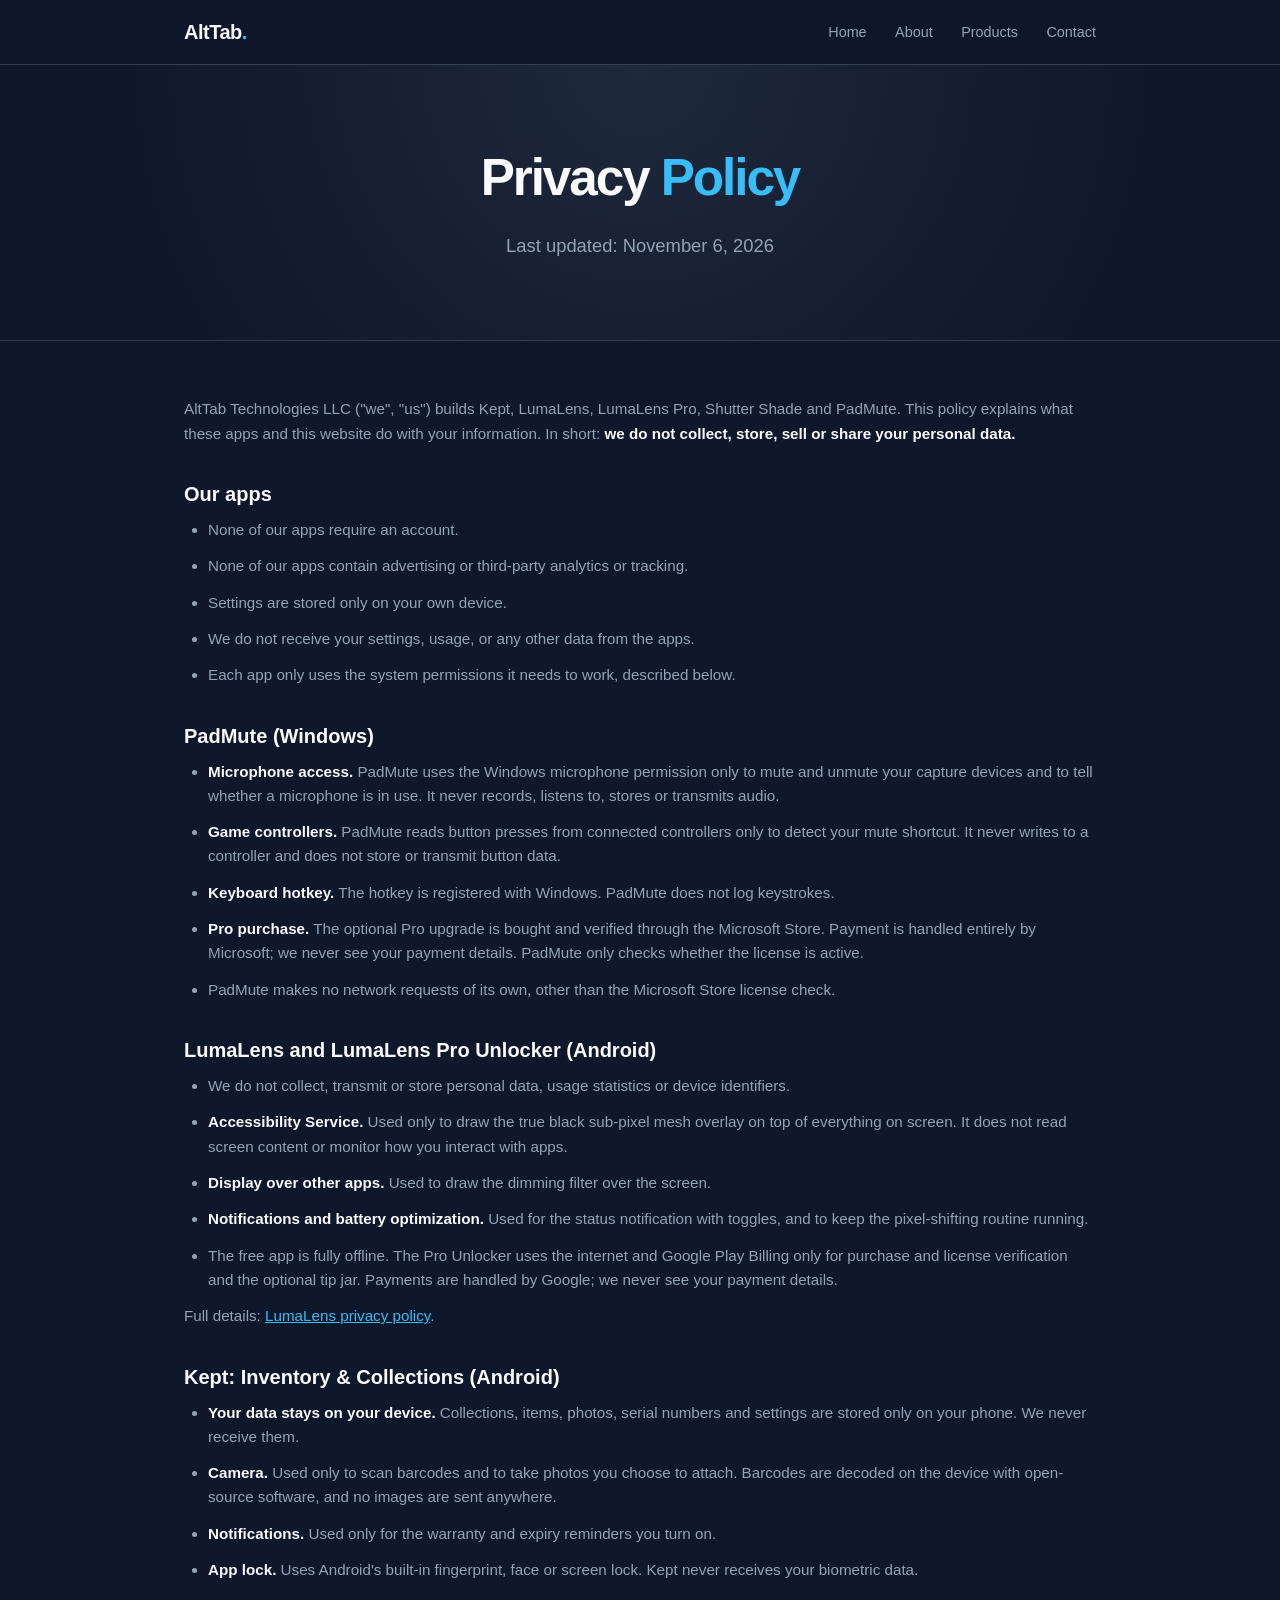
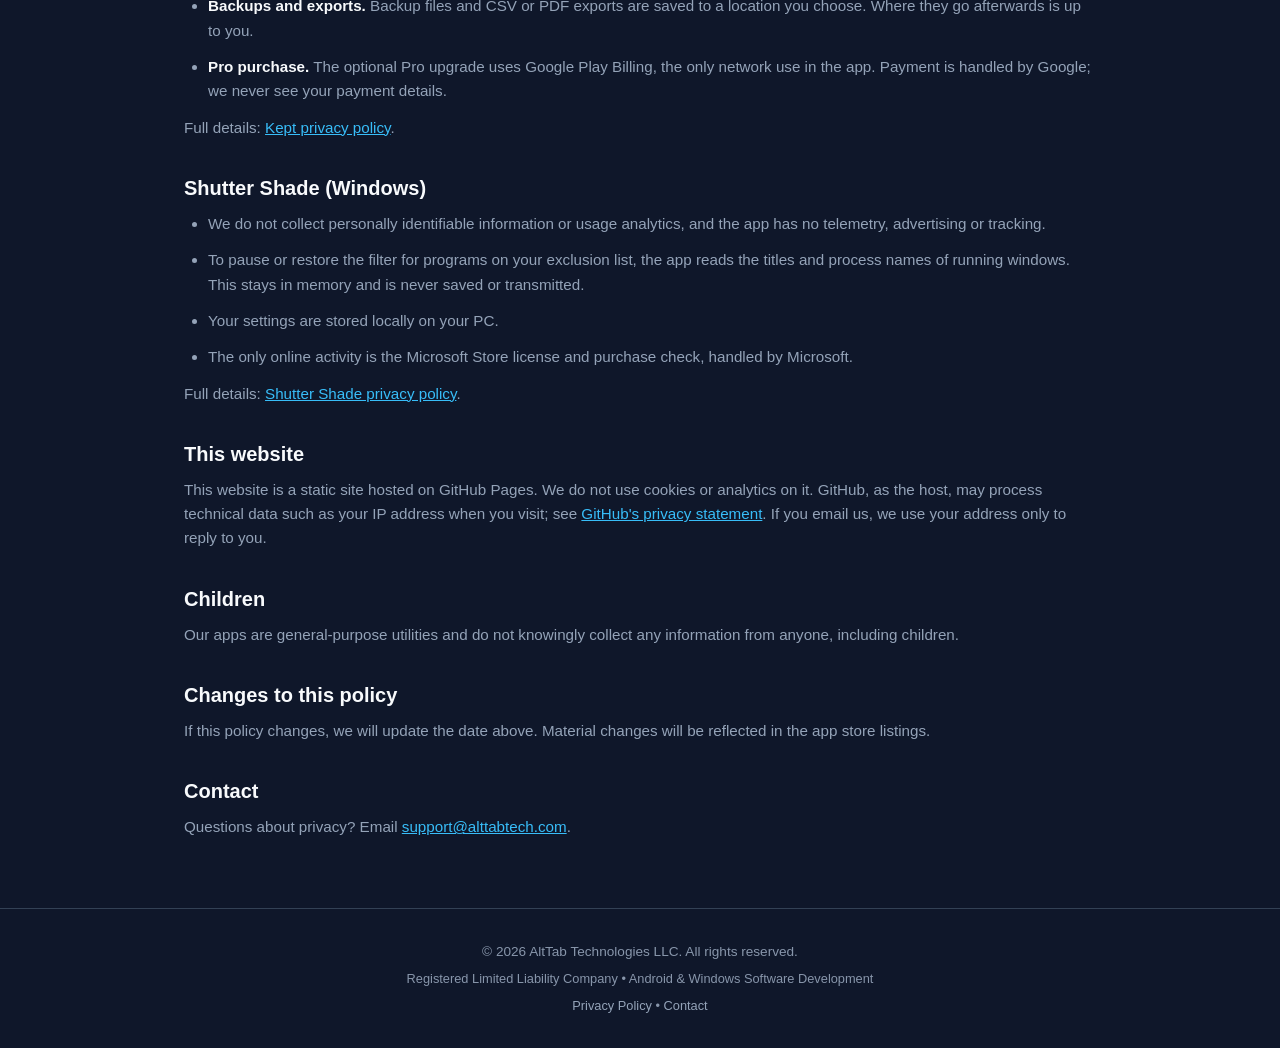
<file: privacy.html>
<!DOCTYPE html>
<html lang="en">

<head>
    <meta charset="UTF-8">
    <meta name="viewport" content="width=device-width, initial-scale=1.0">
    <title>Privacy Policy | AltTab Technologies LLC</title>
    <meta name="description"
        content="Privacy policy for Kept, LumaLens, Shutter Shade and PadMute by AltTab Technologies LLC. We do not collect, store or share personal data.">
    <link rel="stylesheet" href="style.css">
    <link rel="canonical" href="https://alttabtech.com/privacy.html">

    <meta property="og:title" content="Privacy Policy | AltTab Technologies LLC">
    <meta property="og:description"
        content="Privacy policy for Kept, LumaLens, Shutter Shade and PadMute by AltTab Technologies LLC.">
    <meta property="og:type" content="website">
    <meta property="og:url" content="https://alttabtech.com/privacy.html">
</head>

<body>

    <header>
        <div class="nav-container">
            <a href="index.html" class="brand-logo">AltTab<span>.</span></a>
            <nav class="nav-links">
                <a href="index.html">Home</a>
                <a href="about.html">About</a>
                <a href="products.html">Products</a>
                <a href="contact.html">Contact</a>
            </nav>
        </div>
    </header>

    <section class="hero">
        <h1 class="hero-title">Privacy <span>Policy</span></h1>
        <p class="hero-subtitle">Last updated: November 6, 2026</p>
    </section>

    <main class="legal">
        <p>AltTab Technologies LLC ("we", "us") builds Kept, LumaLens, LumaLens Pro, Shutter Shade and PadMute. This policy
            explains what these apps and this website do with your information. In short: <strong
                style="color: var(--text-main);">we do not collect, store, sell or share your personal data.</strong>
        </p>

        <h2>Our apps</h2>
        <ul>
            <li>None of our apps require an account.</li>
            <li>None of our apps contain advertising or third-party analytics or tracking.</li>
            <li>Settings are stored only on your own device.</li>
            <li>We do not receive your settings, usage, or any other data from the apps.</li>
            <li>Each app only uses the system permissions it needs to work, described below.</li>
        </ul>

        <h2>PadMute (Windows)</h2>
        <ul>
            <li><strong style="color: var(--text-main);">Microphone access.</strong> PadMute uses the Windows
                microphone permission only to mute and unmute your capture devices and to tell whether a microphone is
                in use. It never records, listens to, stores or transmits audio.</li>
            <li><strong style="color: var(--text-main);">Game controllers.</strong> PadMute reads button presses from
                connected controllers only to detect your mute shortcut. It never writes to a controller and does not
                store or transmit button data.</li>
            <li><strong style="color: var(--text-main);">Keyboard hotkey.</strong> The hotkey is registered with
                Windows. PadMute does not log keystrokes.</li>
            <li><strong style="color: var(--text-main);">Pro purchase.</strong> The optional Pro upgrade is bought and
                verified through the Microsoft Store. Payment is handled entirely by Microsoft; we never see your
                payment details. PadMute only checks whether the license is active.</li>
            <li>PadMute makes no network requests of its own, other than the Microsoft Store license check.</li>
        </ul>

        <h2>LumaLens and LumaLens Pro Unlocker (Android)</h2>
        <ul>
            <li>We do not collect, transmit or store personal data, usage statistics or device identifiers.</li>
            <li><strong style="color: var(--text-main);">Accessibility Service.</strong> Used only to draw the true black
                sub-pixel mesh overlay on top of everything on screen. It does not read screen content or monitor how
                you interact with apps.</li>
            <li><strong style="color: var(--text-main);">Display over other apps.</strong> Used to draw the dimming
                filter over the screen.</li>
            <li><strong style="color: var(--text-main);">Notifications and battery optimization.</strong> Used for the
                status notification with toggles, and to keep the pixel-shifting routine running.</li>
            <li>The free app is fully offline. The Pro Unlocker uses the internet and Google Play Billing only for
                purchase and license verification and the optional tip jar. Payments are handled by Google; we never
                see your payment details.</li>
        </ul>
        <p>Full details: <a href="https://peacefuldivide.github.io/lumalens-legal/" target="_blank"
                rel="noopener">LumaLens privacy policy</a>.</p>

        <h2>Kept: Inventory &amp; Collections (Android)</h2>
        <ul>
            <li><strong style="color: var(--text-main);">Your data stays on your device.</strong> Collections, items,
                photos, serial numbers and settings are stored only on your phone. We never receive them.</li>
            <li><strong style="color: var(--text-main);">Camera.</strong> Used only to scan barcodes and to take
                photos you choose to attach. Barcodes are decoded on the device with open-source software, and no
                images are sent anywhere.</li>
            <li><strong style="color: var(--text-main);">Notifications.</strong> Used only for the warranty and expiry
                reminders you turn on.</li>
            <li><strong style="color: var(--text-main);">App lock.</strong> Uses Android's built-in fingerprint, face
                or screen lock. Kept never receives your biometric data.</li>
            <li><strong style="color: var(--text-main);">Backups and exports.</strong> Backup files and CSV or PDF
                exports are saved to a location you choose. Where they go afterwards is up to you.</li>
            <li><strong style="color: var(--text-main);">Pro purchase.</strong> The optional Pro upgrade uses Google
                Play Billing, the only network use in the app. Payment is handled by Google; we never see your payment
                details.</li>
        </ul>
        <p>Full details: <a href="https://peacefuldivide.github.io/kept-legal/" target="_blank"
                rel="noopener">Kept privacy policy</a>.</p>

        <h2>Shutter Shade (Windows)</h2>
        <ul>
            <li>We do not collect personally identifiable information or usage analytics, and the app has no
                telemetry, advertising or tracking.</li>
            <li>To pause or restore the filter for programs on your exclusion list, the app reads the titles and
                process names of running windows. This stays in memory and is never saved or transmitted.</li>
            <li>Your settings are stored locally on your PC.</li>
            <li>The only online activity is the Microsoft Store license and purchase check, handled by Microsoft.</li>
        </ul>
        <p>Full details: <a href="https://peacefuldivide.github.io/shuttershade-legal/" target="_blank"
                rel="noopener">Shutter Shade privacy policy</a>.</p>

        <h2>This website</h2>
        <p>This website is a static site hosted on GitHub Pages. We do not use cookies or analytics on it. GitHub, as
            the host, may process technical data such as your IP address when you visit; see <a
                href="https://docs.github.com/en/site-policy/privacy-policies/github-general-privacy-statement"
                target="_blank" rel="noopener">GitHub's privacy statement</a>. If you email us, we use your address
            only to reply to you.</p>

        <h2>Children</h2>
        <p>Our apps are general-purpose utilities and do not knowingly collect any information from anyone, including
            children.</p>

        <h2>Changes to this policy</h2>
        <p>If this policy changes, we will update the date above. Material changes will be reflected in the app store
            listings.</p>

        <h2>Contact</h2>
        <p>Questions about privacy? Email <a href="mailto:support@alttabtech.com">support@alttabtech.com</a>.</p>
    </main>

    <footer>
        <p>&copy; 2026 AltTab Technologies LLC. All rights reserved.</p>
        <p>Registered Limited Liability Company &bull; Android &amp; Windows Software Development</p>
        <p><a href="privacy.html">Privacy Policy</a> &bull; <a href="contact.html">Contact</a></p>
    </footer>

</body>

</html>
</file>
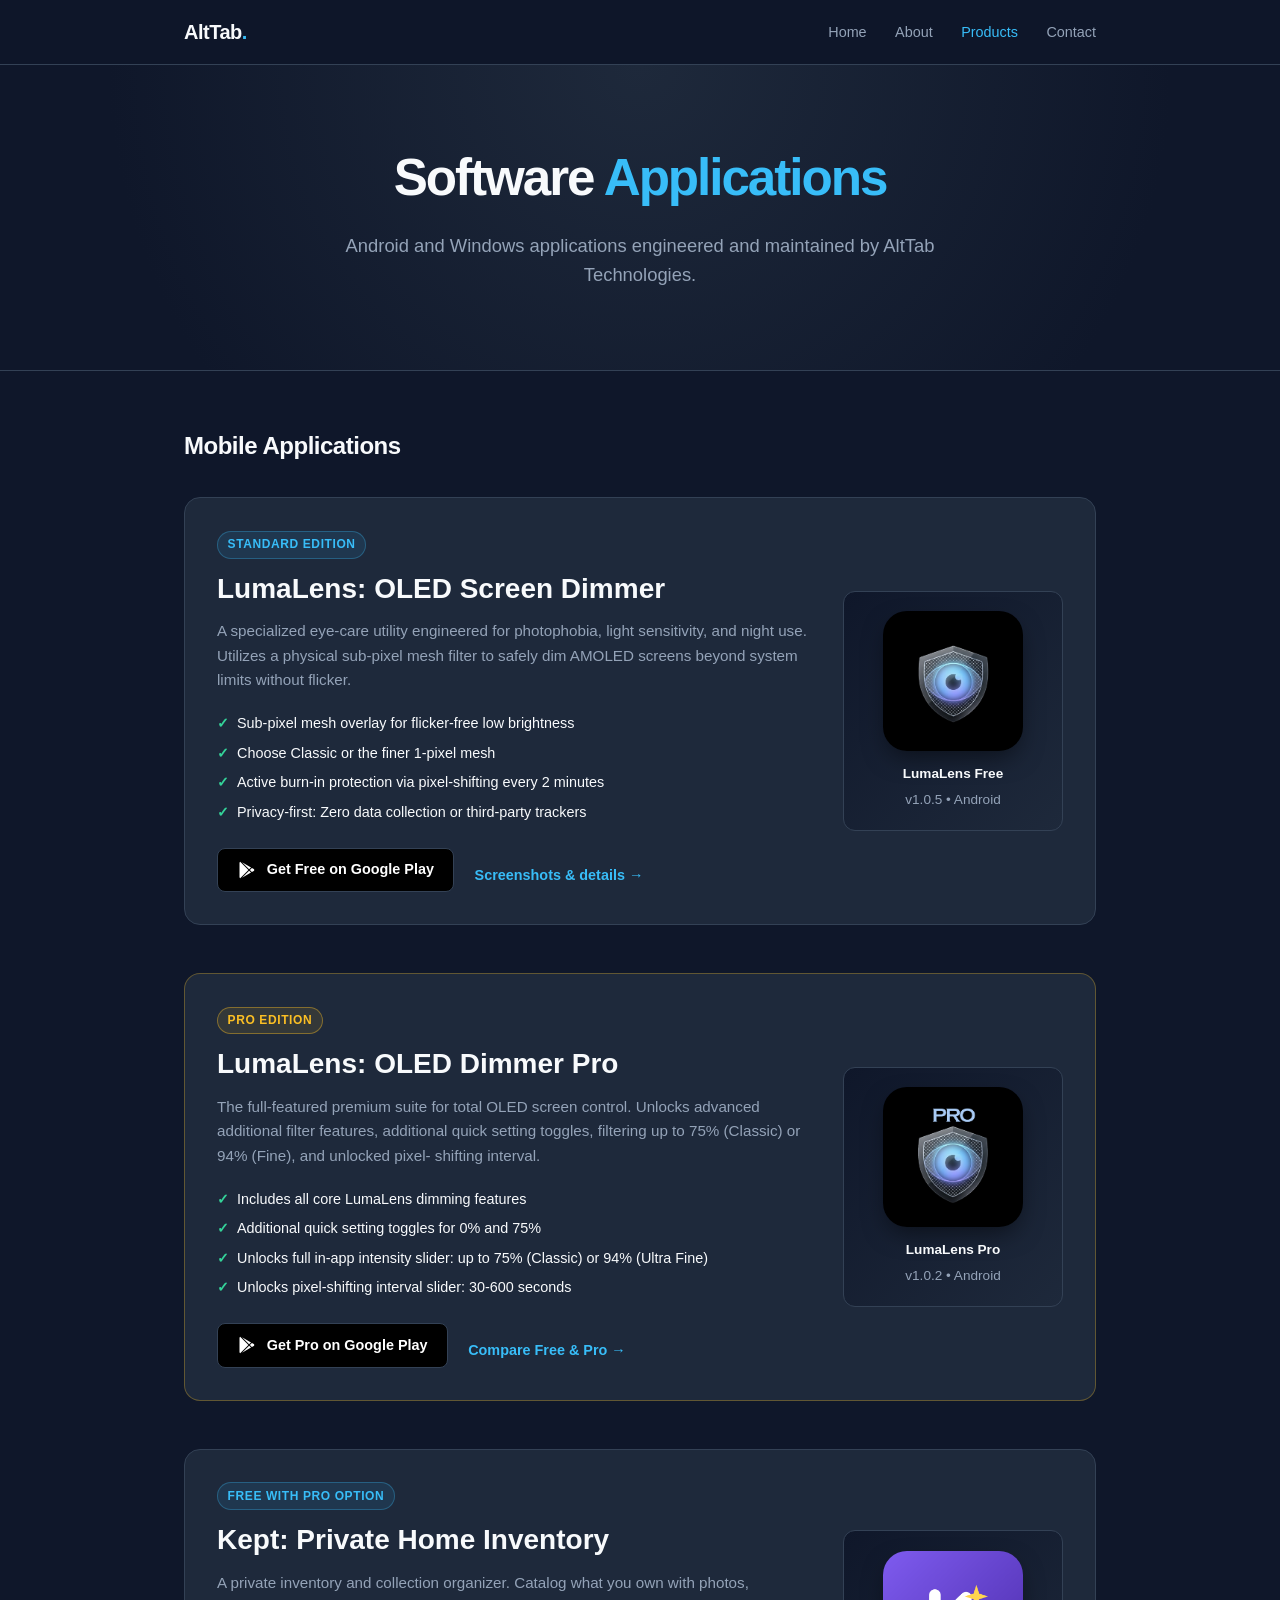
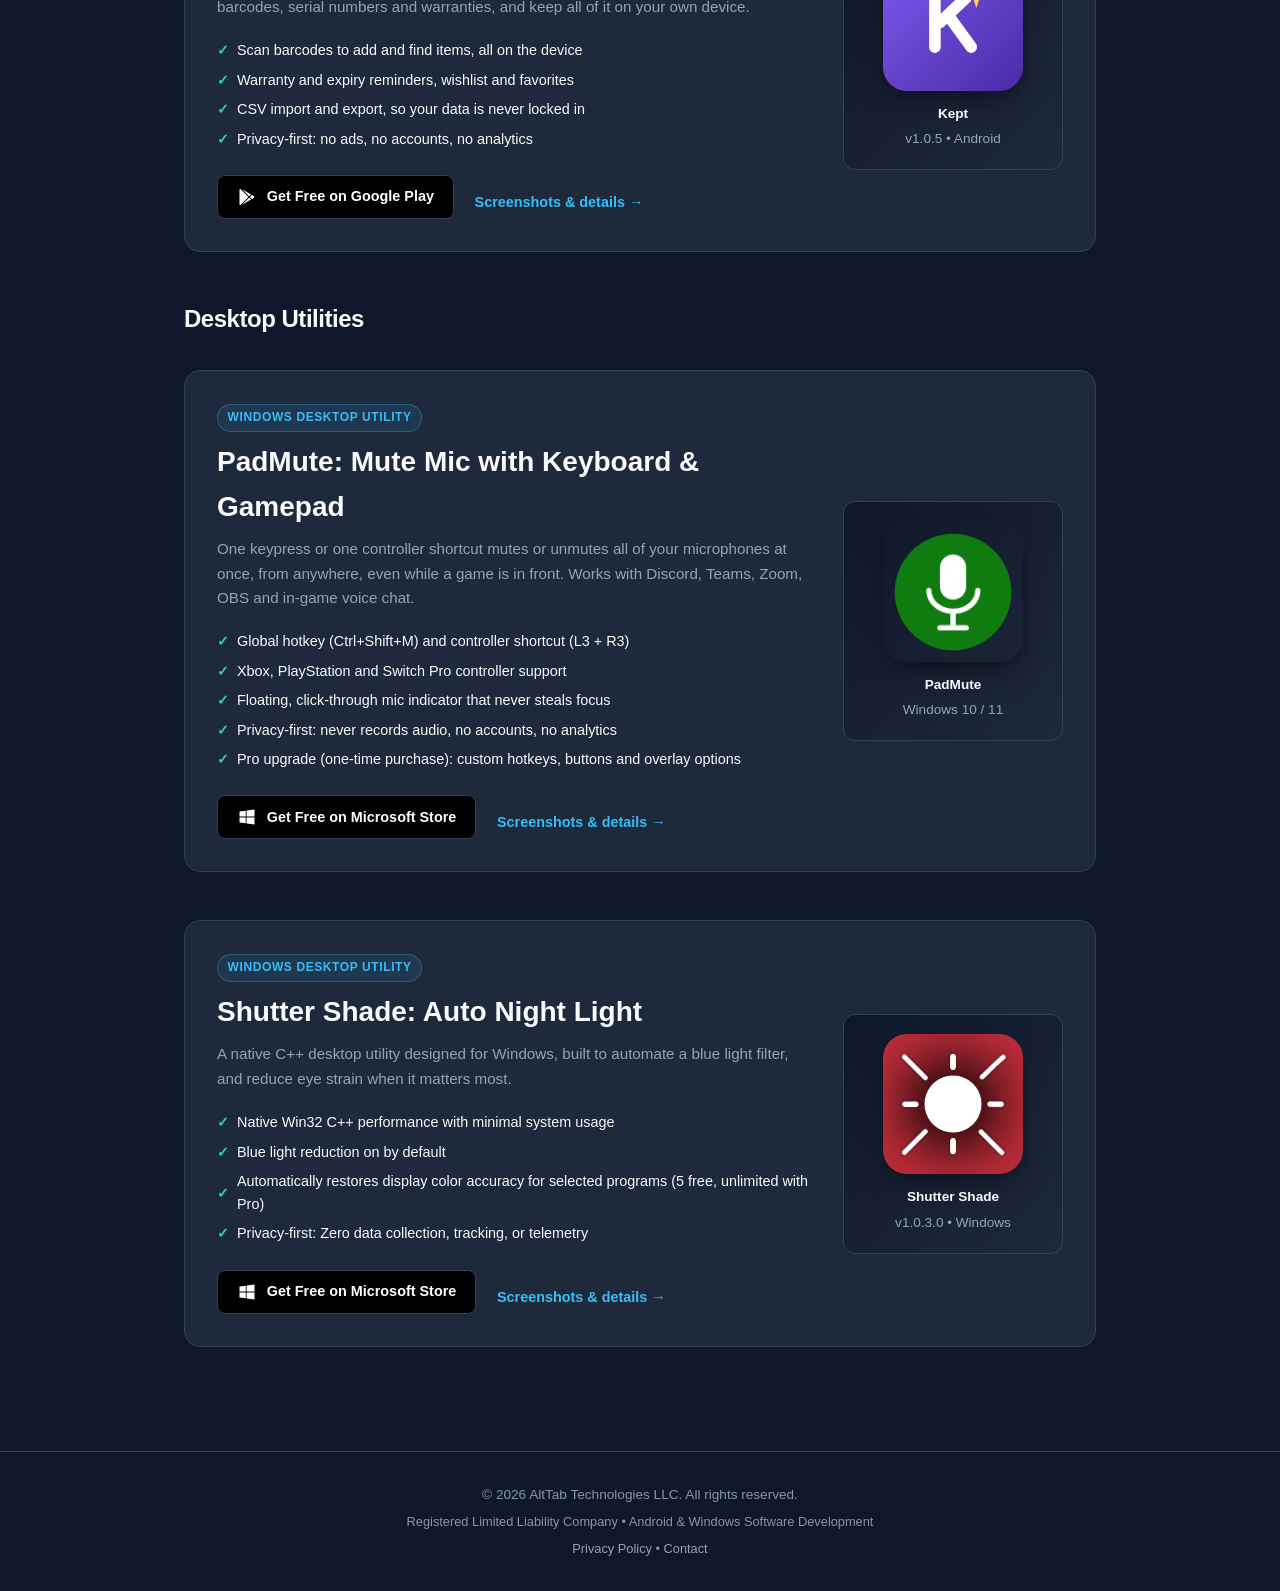
<file: products.html>
<!DOCTYPE html>
<html lang="en">

<head>
    <meta charset="UTF-8">
    <meta name="viewport" content="width=device-width, initial-scale=1.0">
    <title>Products | AltTab Technologies LLC</title>
    <meta name="description"
        content="Explore Kept, LumaLens, Shutter Shade and PadMute applications engineered by AltTab Technologies LLC.">
    <link rel="stylesheet" href="style.css">
    <link rel="canonical" href="https://alttabtech.com/products.html">

    <meta property="og:title" content="Products | AltTab Technologies LLC">
    <meta property="og:description"
        content="Explore Kept, LumaLens, Shutter Shade and PadMute applications engineered by AltTab Technologies LLC.">
    <meta property="og:type" content="website">
    <meta property="og:url" content="https://alttabtech.com/products.html">
</head>

<body>

    <header>
        <div class="nav-container">
            <a href="index.html" class="brand-logo">AltTab<span>.</span></a>
            <nav class="nav-links">
                <a href="index.html">Home</a>
                <a href="about.html">About</a>
                <a href="products.html" class="active">Products</a>
                <a href="contact.html">Contact</a>
            </nav>
        </div>
    </header>

    <section class="hero">
        <h1 class="hero-title">Software <span>Applications</span></h1>
        <p class="hero-subtitle">Android and Windows applications engineered and maintained by AltTab Technologies.
        </p>
    </section>

    <main>
        <section class="section-header">
            <h2 class="section-title">Mobile Applications</h2>
        </section>

        <!-- Published Software Section -->
        <section id="products">
            <!-- Product Card: LumaLens -->
            <div class="product-card">
                <div class="product-info">
                    <span class="product-badge">Standard Edition</span>
                    <h3 class="product-title">LumaLens: OLED Screen Dimmer</h3>
                    <p class="product-desc">
                        A specialized eye-care utility engineered for photophobia, light sensitivity, and night use.
                        Utilizes a physical sub-pixel mesh filter to safely dim AMOLED screens beyond system limits
                        without flicker.
                    </p>
                    <ul class="feature-bullets">
                        <li>Sub-pixel mesh overlay for flicker-free low brightness</li>
                        <li>Choose Classic or the finer 1-pixel mesh</li>
                        <li>Active burn-in protection via pixel-shifting every 2 minutes</li>
                        <li>Privacy-first: Zero data collection or third-party trackers</li>
                    </ul>
                    <!-- Google Play Store Link -->
                    <a href="https://play.google.com/store/apps/details?id=com.github.peacefuldivide.lumalens&pcampaignid=web_share"
                        target="_blank" class="btn-playstore" rel="noopener">
                        <svg viewBox="0 0 24 24">
                            <path
                                d="M3,20.5V3.5C3,2.91 3.34,2.39 3.84,2.15L13.69,12L3.84,21.85C3.34,21.6 3,21.09 3,20.5M16.81,15.12L6.05,21.34L14.54,12.85L16.81,15.12M20.16,10.81C20.5,11.08 20.75,11.5 20.75,12C20.75,12.5 20.5,12.92 20.16,13.19L17.89,14.5L15.39,12L17.89,9.5L20.16,10.81M6.05,2.66L16.81,8.88L14.54,11.15L6.05,2.66Z" />
                        </svg>
                        Get Free on Google Play
                    </a>
                    <a href="lumalens.html" class="card-link">Screenshots &amp; details &rarr;</a>
                </div>

                <!-- Product Icon & App Card Visual -->
                <div class="product-visual">
                    <div class="app-preview-box">
                        <img src="images/LumaLens.png" alt="LumaLens Free App Icon" class="app-image"
                            style="margin-bottom: 0.75rem;">
                        <strong style="color: var(--text-main); margin-bottom: 0.25rem;">LumaLens Free</strong>
                        <span>v1.0.5 &bull; Android</span>
                    </div>
                </div>
            </div>

            <!-- Product Card: LumaLens Pro-->
            <div class="product-card pro-card">
                <div class="product-info">
                    <span class="product-badge pro-badge">Pro Edition</span>
                    <h3 class="product-title">LumaLens: OLED Dimmer Pro</h3>
                    <p class="product-desc">
                        The full-featured premium suite for total OLED screen control. Unlocks advanced additional
                        filter features, additional quick setting toggles, filtering up to 75% (Classic) or 94% (Fine), and unlocked pixel-
                        shifting interval.
                    </p>
                    <ul class="feature-bullets">
                        <li>Includes all core LumaLens dimming features</li>
                        <li>Additional quick setting toggles for 0% and 75%</li>
                        <li>Unlocks full in-app intensity slider: up to 75% (Classic) or 94% (Ultra Fine)</li>
                        <li>Unlocks pixel-shifting interval slider: 30-600 seconds</li>
                    </ul>
                    <!-- Google Play Store Link -->
                    <a href="https://play.google.com/store/apps/details?id=com.github.peacefuldivide.lumalens.pro&pcampaignid=web_share"
                        target="_blank" class="btn-playstore" rel="noopener">
                        <svg viewBox="0 0 24 24">
                            <path
                                d="M3,20.5V3.5C3,2.91 3.34,2.39 3.84,2.15L13.69,12L3.84,21.85C3.34,21.6 3,21.09 3,20.5M16.81,15.12L6.05,21.34L14.54,12.85L16.81,15.12M20.16,10.81C20.5,11.08 20.75,11.5 20.75,12C20.75,12.5 20.5,12.92 20.16,13.19L17.89,14.5L15.39,12L17.89,9.5L20.16,10.81M6.05,2.66L16.81,8.88L14.54,11.15L6.05,2.66Z" />
                        </svg>
                        Get Pro on Google Play
                    </a>
                    <a href="lumalens.html" class="card-link">Compare Free &amp; Pro &rarr;</a>
                </div>

                <!-- Product Icon & App Card Visual -->
                <div class="product-visual">
                    <div class="app-preview-box">
                        <img src="images/LumaLensPRO.png" alt="LumaLens Pro App Icon" class="app-image"
                            style="margin-bottom: 0.75rem;">
                        <strong style="color: var(--text-main); margin-bottom: 0.25rem;">LumaLens Pro</strong>
                        <span>v1.0.2 &bull; Android</span>
                    </div>
                </div>
            </div>

            <!-- Product Card: Kept -->
            <div class="product-card">
                <div class="product-info">
                    <span class="product-badge">Free with Pro option</span>
                    <h3 class="product-title">Kept: Private Home Inventory</h3>
                    <p class="product-desc">
                        A private inventory and collection organizer. Catalog what you own with photos, barcodes,
                        serial numbers and warranties, and keep all of it on your own device.
                    </p>
                    <ul class="feature-bullets">
                        <li>Scan barcodes to add and find items, all on the device</li>
                        <li>Warranty and expiry reminders, wishlist and favorites</li>
                        <li>CSV import and export, so your data is never locked in</li>
                        <li>Privacy-first: no ads, no accounts, no analytics</li>
                    </ul>
                    <!-- GOOGLE PLAY LINK: when Kept is live, replace the disabled button below with the Play link
                         (copy the btn-playstore block from the LumaLens card above and paste the Kept URL) -->
                    <a href="https://play.google.com/store/apps/details?id=com.alttabtechnologies.kept&pcampaignid=web_share"
                        target="_blank" class="btn-playstore" rel="noopener">
                        <svg viewBox="0 0 24 24">
                            <path
                                d="M3,20.5V3.5C3,2.91 3.34,2.39 3.84,2.15L13.69,12L3.84,21.85C3.34,21.6 3,21.09 3,20.5M16.81,15.12L6.05,21.34L14.54,12.85L16.81,15.12M20.16,10.81C20.5,11.08 20.75,11.5 20.75,12C20.75,12.5 20.5,12.92 20.16,13.19L17.89,14.5L15.39,12L17.89,9.5L20.16,10.81M6.05,2.66L16.81,8.88L14.54,11.15L6.05,2.66Z" />
                        </svg>
                        Get Free on Google Play
                    </a>

                    <a href="kept.html" class="card-link">Screenshots &amp; details &rarr;</a>
                </div>

                <!-- Product Icon & App Card Visual -->
                <div class="product-visual">
                    <div class="app-preview-box">
                        <img src="images/Kept.png" alt="Kept App Icon" class="app-image"
                            style="margin-bottom: 0.75rem;">
                        <strong style="color: var(--text-main); margin-bottom: 0.25rem;">Kept</strong>
                        <span>v1.0.5 &bull; Android</span>
                    </div>
                </div>
            </div>

            <section class="section-header">
                <h2 class="section-title">Desktop Utilities</h2>
            </section>

            <!-- Product Card: PadMute -->
            <div class="product-card">
                <div class="product-info">
                    <span class="product-badge">Windows Desktop Utility</span>
                    <h3 class="product-title">PadMute: Mute Mic with Keyboard &amp; Gamepad</h3>
                    <p class="product-desc">
                        One keypress or one controller shortcut mutes or unmutes all of your microphones at once,
                        from anywhere, even while a game is in front. Works with Discord, Teams, Zoom, OBS and
                        in-game voice chat.
                    </p>
                    <ul class="feature-bullets">
                        <li>Global hotkey (Ctrl+Shift+M) and controller shortcut (L3 + R3)</li>
                        <li>Xbox, PlayStation and Switch Pro controller support</li>
                        <li>Floating, click-through mic indicator that never steals focus</li>
                        <li>Privacy-first: never records audio, no accounts, no analytics</li>
                        <li>Pro upgrade (one-time purchase): custom hotkeys, buttons and overlay options</li>
                    </ul>
                    <!-- Microsoft Store Link -->
                    <a href="https://apps.microsoft.com/detail/9N3NML89KZHQ?hl=en-us&gl=US&ocid=pdpshare"
                        target="_blank" class="btn-playstore" rel="noopener">
                        <svg viewBox="0 0 24 24" style="fill: currentColor;">
                            <path
                                d="M3 5.5l7.5-1v7H3zM11.5 4.3L21 3v8.5h-9.5zM3 12.5h7.5v7L3 18.5zM11.5 12.5H21V21l-9.5-1.3z" />
                        </svg>
                        Get Free on Microsoft Store
                    </a>
                    <a href="padmute.html" class="card-link">Screenshots &amp; details &rarr;</a>
                </div>

                <div class="product-visual">
                    <div class="app-preview-box">
                        <img src="images/PadMute.png" alt="PadMute App Icon" class="app-image"
                            style="margin-bottom: 0.75rem;">
                        <strong style="color: var(--text-main); margin-bottom: 0.25rem;">PadMute</strong>
                        <span>Windows 10 / 11</span>
                    </div>
                </div>
            </div>

            <!-- Product Card: Shutter Shade-->
            <div class="product-card">
                <div class="product-info">
                    <span class="product-badge">Windows Desktop Utility</span>
                    <h3 class="product-title">Shutter Shade: Auto Night Light</h3>
                    <p class="product-desc">
                        A native C++ desktop utility designed for Windows, built to automate a blue light filter,
                        and reduce eye strain when it matters most.
                    </p>
                    <ul class="feature-bullets">
                        <li>Native Win32 C++ performance with minimal system usage</li>
                        <li>Blue light reduction on by default</li>
                        <li>Automatically restores display color accuracy for selected programs (5 free, unlimited with
                            Pro)</li>
                        <li>Privacy-first: Zero data collection, tracking, or telemetry</li>
                    </ul>
                    <!-- Microsoft Store Link -->
                    <a href="https://apps.microsoft.com/detail/9PMKZ4Q2LMV7?hl=en-us&gl=US&ocid=pdpshare"
                        target="_blank" class="btn-playstore" rel="noopener">
                        <svg viewBox="0 0 24 24" style="fill: currentColor;">
                            <path
                                d="M3 5.5l7.5-1v7H3zM11.5 4.3L21 3v8.5h-9.5zM3 12.5h7.5v7L3 18.5zM11.5 12.5H21V21l-9.5-1.3z" />
                        </svg>
                        Get Free on Microsoft Store
                    </a>
                    <a href="shuttershade.html" class="card-link">Screenshots &amp; details &rarr;</a>
                </div>

                <!-- Product Icon & App Card Visual -->
                <div class="product-visual">
                    <div class="app-preview-box">
                        <img src="images/ShutterShade.png" alt="Shutter Shade App Icon" class="app-image"
                            style="margin-bottom: 0.75rem;">
                        <strong style="color: var(--text-main); margin-bottom: 0.25rem;">Shutter Shade</strong>
                        <span>v1.0.3.0 &bull; Windows</span>
                    </div>
                </div>

            </div>
        </section>
    </main>

    <footer>
        <p>&copy; 2026 AltTab Technologies LLC. All rights reserved.</p>
        <p>Registered Limited Liability Company &bull; Android &amp; Windows Software Development</p>
        <p><a href="privacy.html">Privacy Policy</a> &bull; <a href="contact.html">Contact</a></p>
    </footer>

</body>

</html>
</file>
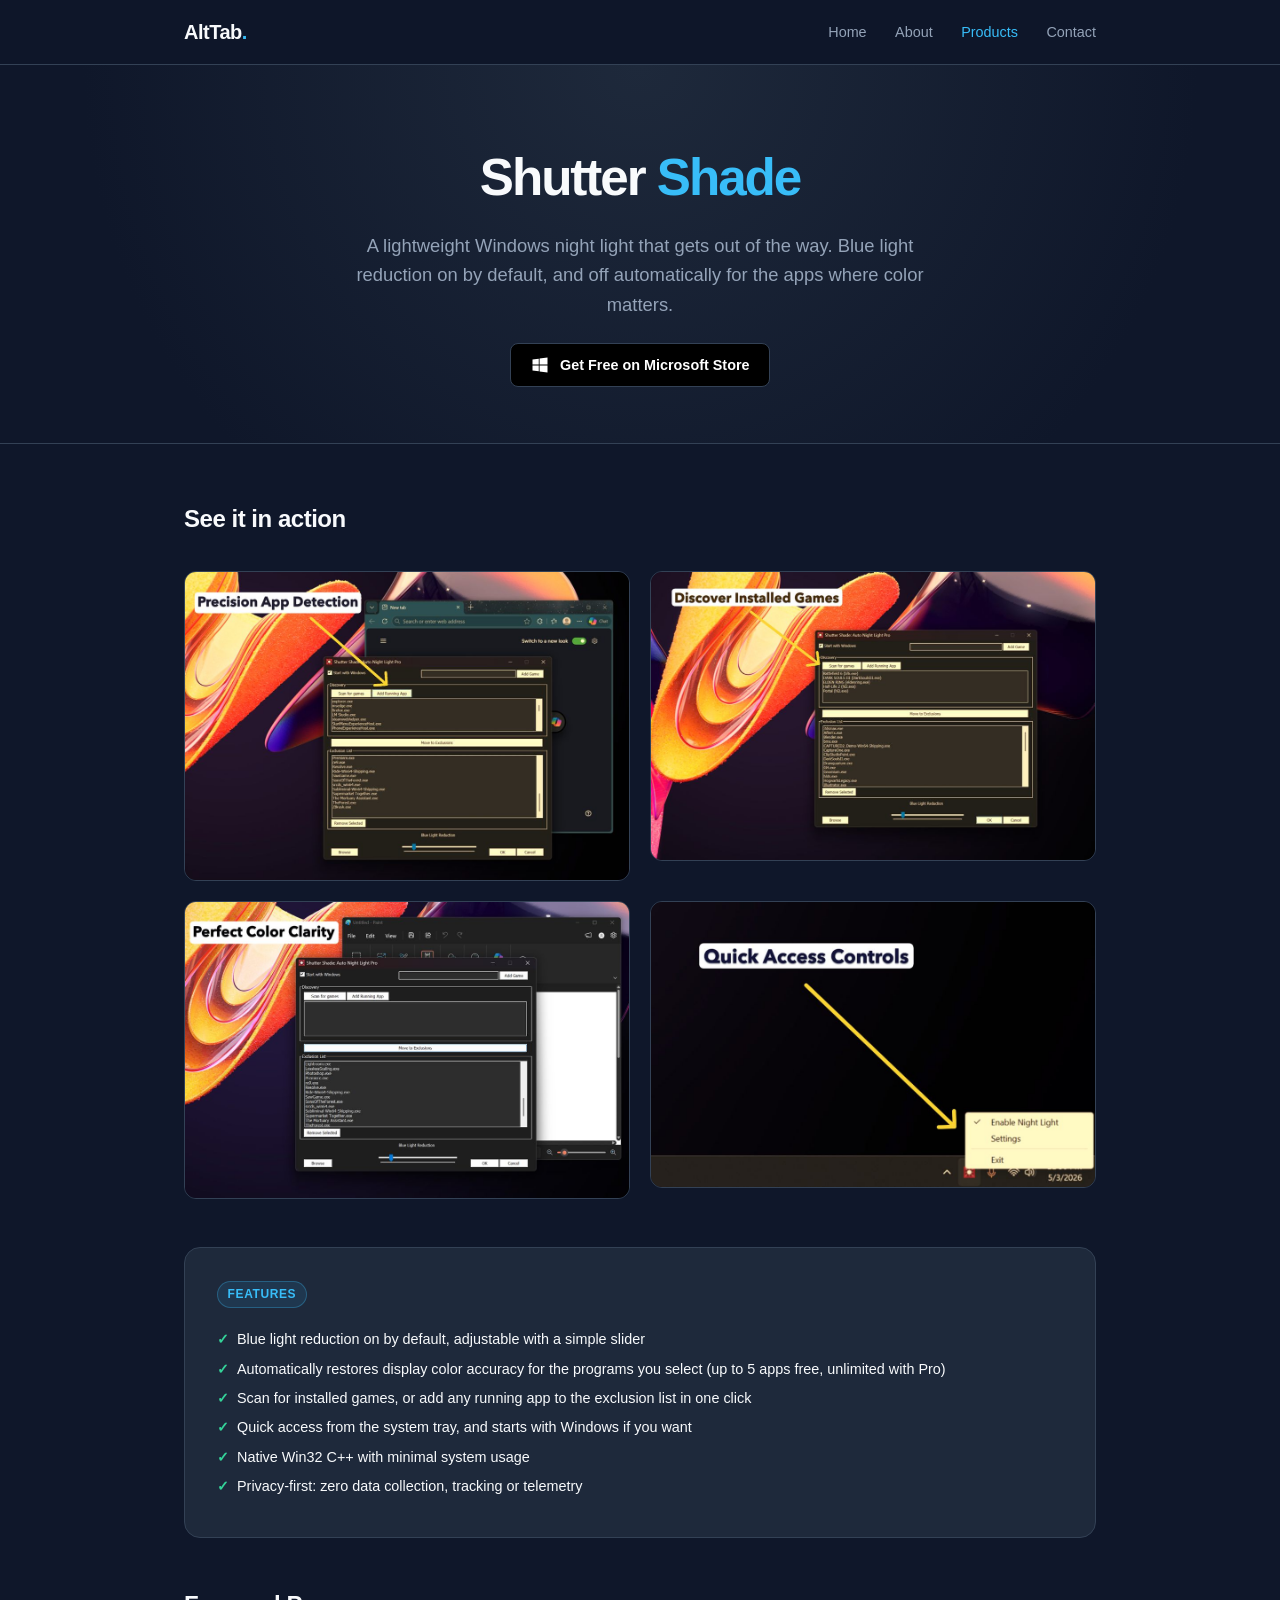
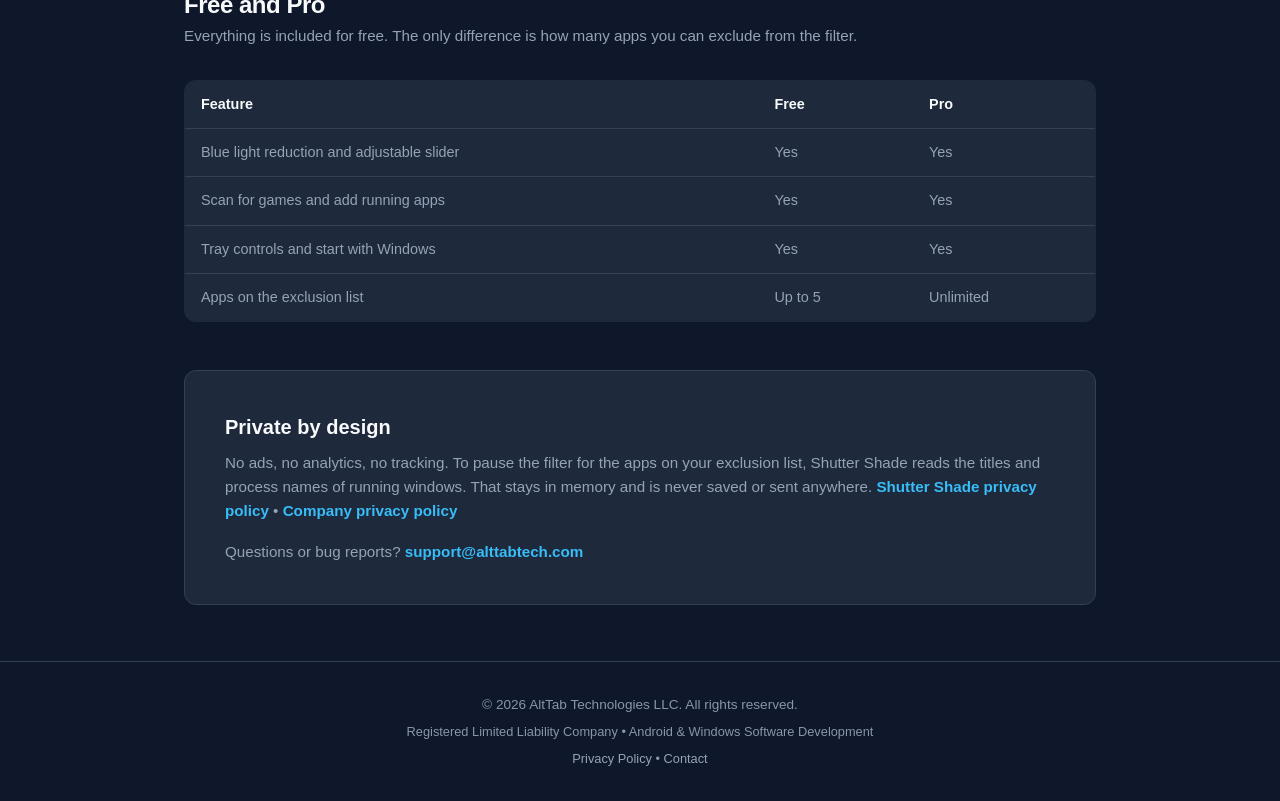
<file: shuttershade.html>
<!DOCTYPE html>
<html lang="en">

<head>
    <meta charset="UTF-8">
    <meta name="viewport" content="width=device-width, initial-scale=1.0">
    <title>Shutter Shade: Auto Night Light | AltTab Technologies LLC</title>
    <meta name="description"
        content="Shutter Shade is a native Windows blue light filter that turns off automatically for the games and creative apps you choose, so colors stay accurate when it matters.">
    <link rel="stylesheet" href="style.css">
    <link rel="canonical" href="https://alttabtech.com/shuttershade.html">

    <meta property="og:title" content="Shutter Shade: Auto Night Light">
    <meta property="og:description"
        content="A native Windows blue light filter that restores color accuracy for the programs you select.">
    <meta property="og:type" content="website">
    <meta property="og:url" content="https://alttabtech.com/shuttershade.html">
    <meta property="og:image" content="https://alttabtech.com/images/shuttershade/shuttershade-1.jpg">
</head>

<body>

    <header>
        <div class="nav-container">
            <a href="index.html" class="brand-logo">AltTab<span>.</span></a>
            <nav class="nav-links">
                <a href="index.html">Home</a>
                <a href="about.html">About</a>
                <a href="products.html" class="active">Products</a>
                <a href="contact.html">Contact</a>
            </nav>
        </div>
    </header>

    <section class="hero">
        <h1 class="hero-title">Shutter <span>Shade</span></h1>
        <p class="hero-subtitle">A lightweight Windows night light that gets out of the way. Blue light reduction on by
            default, and off automatically for the apps where color matters.</p>
        <a href="https://apps.microsoft.com/detail/9PMKZ4Q2LMV7?hl=en-us&gl=US&ocid=pdpshare" target="_blank"
            class="btn-playstore" rel="noopener">
            <svg viewBox="0 0 24 24" style="fill: currentColor;">
                <path
                    d="M3 5.5l7.5-1v7H3zM11.5 4.3L21 3v8.5h-9.5zM3 12.5h7.5v7L3 18.5zM11.5 12.5H21V21l-9.5-1.3z" />
            </svg>
            Get Free on Microsoft Store
        </a>
    </section>

    <main>
        <section class="section-header">
            <h2 class="section-title">See it in action</h2>
        </section>

        <div class="gallery">
            <img src="images/shuttershade/shuttershade-1.jpg"
                alt="Shutter Shade window showing running apps being added to the exclusion list" loading="lazy">
            <img src="images/shuttershade/shuttershade-2.jpg"
                alt="Shutter Shade scanning for installed games to add to the exclusion list" loading="lazy">
            <img src="images/shuttershade/shuttershade-3.jpg"
                alt="Shutter Shade with a creative app excluded so colors stay accurate" loading="lazy">
            <img src="images/shuttershade/shuttershade-4.jpg"
                alt="Shutter Shade system tray menu with Enable Night Light, Settings and Exit" loading="lazy">
        </div>

        <div class="product-card" style="grid-template-columns: 1fr;">
            <div class="product-info">
                <span class="product-badge">Features</span>
                <ul class="feature-bullets" style="margin-bottom: 0; margin-top: 0.75rem;">
                    <li>Blue light reduction on by default, adjustable with a simple slider</li>
                    <li>Automatically restores display color accuracy for the programs you select (up to 5 apps free,
                        unlimited with Pro)</li>
                    <li>Scan for installed games, or add any running app to the exclusion list in one click</li>
                    <li>Quick access from the system tray, and starts with Windows if you want</li>
                    <li>Native Win32 C++ with minimal system usage</li>
                    <li>Privacy-first: zero data collection, tracking or telemetry</li>
                </ul>
            </div>
        </div>

        <section class="section-header">
            <h2 class="section-title">Free and Pro</h2>
            <p class="section-desc">Everything is included for free. The only difference is how many apps you can
                exclude from the filter.</p>
        </section>

        <table class="compare-table">
            <thead>
                <tr>
                    <th>Feature</th>
                    <th>Free</th>
                    <th>Pro</th>
                </tr>
            </thead>
            <tbody>
                <tr>
                    <td>Blue light reduction and adjustable slider</td>
                    <td>Yes</td>
                    <td>Yes</td>
                </tr>
                <tr>
                    <td>Scan for games and add running apps</td>
                    <td>Yes</td>
                    <td>Yes</td>
                </tr>
                <tr>
                    <td>Tray controls and start with Windows</td>
                    <td>Yes</td>
                    <td>Yes</td>
                </tr>
                <tr>
                    <td>Apps on the exclusion list</td>
                    <td>Up to 5</td>
                    <td>Unlimited</td>
                </tr>
            </tbody>
        </table>

        <div class="contact-box" style="text-align: left;">
            <h2>Private by design</h2>
            <p>No ads, no analytics, no tracking. To pause the filter for the apps on your exclusion list, Shutter
                Shade reads the titles and process names of running windows. That stays in memory and is never saved or
                sent anywhere. <a href="https://peacefuldivide.github.io/shuttershade-legal/" target="_blank"
                    rel="noopener">Shutter Shade privacy policy</a> &bull; <a href="privacy.html">Company privacy
                    policy</a></p>
            <p style="margin-bottom: 0;">Questions or bug reports? <a
                    href="mailto:support@alttabtech.com">support@alttabtech.com</a></p>
        </div>
    </main>

    <footer>
        <p>&copy; 2026 AltTab Technologies LLC. All rights reserved.</p>
        <p>Registered Limited Liability Company &bull; Android &amp; Windows Software Development</p>
        <p><a href="privacy.html">Privacy Policy</a> &bull; <a href="contact.html">Contact</a></p>
    </footer>

</body>

</html>
</file>
<file: style.css>
:root {
            --bg-dark: #0f172a;
            --surface-dark: #1e293b;
            --surface-accent: rgba(56, 189, 248, 0.1);
            --border-color: #334155;
            --accent-blue: #38bdf8;
            --accent-green: #34d399;
            --text-main: #f8fafc;
            --text-muted: #94a3b8;
            --text-subtle: #8896ab;
        }

        * {
            box-sizing: border-box;
            margin: 0;
            padding: 0;
        }

        body {
            font-family: -apple-system, BlinkMacSystemFont, 'Segoe UI', Roboto, Helvetica, Arial, sans-serif;
            background-color: var(--bg-dark);
            color: var(--text-main);
            display: flex;
            flex-direction: column;
            min-height: 100vh;
            line-height: 1.6;
        }

        /* Sticky Company Navigation */
        header {
            background-color: rgba(15, 23, 42, 0.85);
            backdrop-filter: blur(8px);
            border-bottom: 1px solid var(--border-color);
            position: sticky;
            top: 0;
            z-index: 100;
        }

        .nav-container {
            max-width: 960px;
            margin: 0 auto;
            padding: 1rem 1.5rem;
            display: flex;
            justify-content: space-between;
            align-items: center;
        }

        .brand-logo {
            font-size: 1.25rem;
            font-weight: 700;
            color: var(--text-main);
            text-decoration: none;
            letter-spacing: -0.025em;
        }

        .brand-logo span {
            color: var(--accent-blue);
        }

        .nav-links a {
            color: var(--text-muted);
            text-decoration: none;
            font-size: 0.9rem;
            margin-left: 1.5rem;
            transition: color 0.2s;
        }

        .nav-links a:hover,
        .nav-links a.active {
            color: var(--accent-blue);
        }

        @media (max-width: 480px) {
            .nav-container {
                flex-direction: column;
                gap: 0.5rem;
            }

            .nav-links a:first-child {
                margin-left: 0;
            }

            .nav-links a {
                margin-left: 1rem;
            }
        }

        /* Company Hero */
        .hero {
            padding: 4.5rem 1.5rem 3.5rem;
            text-align: center;
            background: radial-gradient(circle at top, #1e293b 0%, #0f172a 75%);
            border-bottom: 1px solid var(--border-color);
        }

        .hero-title {
            font-size: clamp(2.2rem, 5vw, 3.2rem);
            font-weight: 800;
            letter-spacing: -0.04em;
            margin-bottom: 0.75rem;
        }

        .hero-title span {
            color: var(--accent-blue);
        }

        .hero-subtitle {
            color: var(--text-muted);
            font-size: 1.15rem;
            max-width: 620px;
            margin: 0 auto 1.5rem;
        }

        main {
            flex: 1;
            max-width: 960px;
            width: 100%;
            margin: 0 auto;
            padding: 3.5rem 1.5rem;
        }

        .section-header {
            margin-bottom: 2rem;
        }

        .section-title {
            font-size: 1.5rem;
            font-weight: 700;
            color: var(--text-main);
            letter-spacing: -0.02em;
        }

        .section-desc {
            color: var(--text-muted);
            font-size: 0.95rem;
        }

        /* Products Showcase Card */
        .product-card {
            background-color: var(--surface-dark);
            border: 1px solid var(--border-color);
            border-radius: 1rem;
            padding: 2rem;
            margin-bottom: 3rem;
            display: grid;
            grid-template-columns: 1fr 220px;
            gap: 2rem;
            align-items: center;
            transition: border-color 0.2s ease;
        }

        .product-card:hover {
            border-color: rgba(56, 189, 248, 0.4);
        }

        @media (max-width: 768px) {
            .product-card {
                grid-template-columns: 1fr;
            }
        }

        .product-badge {
            display: inline-block;
            background-color: var(--surface-accent);
            border: 1px solid rgba(56, 189, 248, 0.3);
            color: var(--accent-blue);
            font-size: 0.75rem;
            font-weight: 700;
            padding: 0.2rem 0.6rem;
            border-radius: 2rem;
            text-transform: uppercase;
            letter-spacing: 0.05em;
            margin-bottom: 0.5rem;
        }

        .product-title {
            font-size: 1.75rem;
            font-weight: 700;
            color: var(--text-main);
            margin-bottom: 0.5rem;
        }

        .product-desc {
            color: var(--text-muted);
            font-size: 0.95rem;
            margin-bottom: 1.25rem;
            line-height: 1.6;
        }

        .feature-bullets {
            list-style: none;
            margin-bottom: 1.5rem;
        }

        .feature-bullets li {
            color: var(--text-main);
            font-size: 0.9rem;
            margin-bottom: 0.4rem;
            display: flex;
            align-items: center;
            gap: 0.5rem;
        }

        .feature-bullets li::before {
            content: "✓";
            color: var(--accent-green);
            font-weight: bold;
        }

        /* Google Play Store Badge Button */
        .btn-playstore {
            display: inline-flex;
            align-items: center;
            gap: 0.6rem;
            background-color: #000;
            color: #fff;
            border: 1px solid var(--border-color);
            padding: 0.6rem 1.2rem;
            border-radius: 0.5rem;
            font-size: 0.9rem;
            font-weight: 600;
            text-decoration: none;
            transition: all 0.2s ease;
        }

        .btn-playstore:hover {
            border-color: var(--accent-blue);
            transform: translateY(-2px);
            background-color: #090d16;
        }

        .btn-playstore svg {
            width: 20px;
            height: 20px;
            fill: currentColor;
        }

        /* App Media Visual Container */
        .product-visual {
            display: flex;
            justify-content: center;
            align-items: center;
        }

        .app-image {
            width: 100%;
            max-width: 140px;
            /* Restricts image to a clean size */
            height: 140px;
            /* Maintains natural aspect ratio */
            border-radius: 1.5rem;
            /* Gives your icons modern rounded corners */
            box-shadow: 0 10px 25px -5px rgba(0, 0, 0, 0.5);
        }

        .app-preview-box {
            width: 100%;
            height: 240px;
            background: linear-gradient(135deg, #0f172a 0%, #1e293b 100%);
            border: 1px solid var(--border-color);
            border-radius: 0.75rem;
            display: flex;
            flex-direction: column;
            align-items: center;
            justify-content: center;
            text-align: center;
            padding: 1rem;
            color: var(--text-muted);
            font-size: 0.85rem;
        }

        .app-preview-icon {
            width: 56px;
            height: 56px;
            background: linear-gradient(135deg, #38bdf8 0%, #0284c7 100%);
            border-radius: 14px;
            display: flex;
            align-items: center;
            justify-content: center;
            font-weight: 800;
            color: #0f172a;
            font-size: 1.25rem;
            margin-bottom: 0.75rem;
            box-shadow: 0 8px 16px -4px rgba(56, 189, 248, 0.3);
        }

        /* Contact Box */
        .contact-box {
            background-color: var(--surface-dark);
            border: 1px solid var(--border-color);
            border-radius: 0.75rem;
            padding: 2.5rem;
            text-align: center;
        }

        .contact-box h2 {
            font-size: 1.25rem;
            margin-bottom: 0.5rem;
        }

        .contact-box p {
            color: var(--text-muted);
            font-size: 0.95rem;
            margin-bottom: 1rem;
        }

        .contact-box a {
            color: var(--accent-blue);
            font-weight: 600;
            text-decoration: none;
        }

        .contact-box a:hover {
            text-decoration: underline;
        }

        /* Corporate Footer */
        footer {
            border-top: 1px solid var(--border-color);
            padding: 2rem 1.5rem;
            text-align: center;
            color: var(--text-subtle);
            font-size: 0.85rem;
        }

        footer p+p {
            margin-top: 0.4rem;
            font-size: 0.8rem;
        }

        footer a {
            color: var(--text-muted);
            text-decoration: none;
        }

        footer a:hover {
            color: var(--accent-blue);
        }

        .btn-disabled {
            color: var(--text-muted);
            cursor: default;
        }

        .btn-disabled:hover {
            border-color: var(--border-color);
            transform: none;
            background-color: #000;
        }

        /* Screenshot gallery */
        .gallery {
            display: grid;
            grid-template-columns: repeat(auto-fit, minmax(380px, 1fr));
            gap: 1.25rem;
            margin-bottom: 3rem;
        }

        .gallery img {
            width: 100%;
            height: auto;
            display: block;
            border: 1px solid var(--border-color);
            border-radius: 0.75rem;
        }

        .gallery-phones {
            grid-template-columns: repeat(auto-fit, minmax(200px, 1fr));
        }

        @media (max-width: 480px) {
            .gallery {
                grid-template-columns: 1fr;
            }

            .gallery-phones {
                grid-template-columns: repeat(2, 1fr);
            }
        }

        .compare-table {
            width: 100%;
            border-collapse: collapse;
            margin-bottom: 3rem;
            background-color: var(--surface-dark);
            border: 1px solid var(--border-color);
            border-radius: 0.75rem;
            overflow: hidden;
            font-size: 0.9rem;
        }

        .compare-table th,
        .compare-table td {
            padding: 0.75rem 1rem;
            text-align: left;
            border-bottom: 1px solid var(--border-color);
        }

        .compare-table th {
            color: var(--text-main);
        }

        .compare-table td {
            color: var(--text-muted);
        }

        .compare-table tr:last-child td {
            border-bottom: none;
        }

        .card-link {
            margin-left: 1rem;
            color: var(--accent-blue);
            font-size: 0.9rem;
            font-weight: 600;
            text-decoration: none;
        }

        .card-link:hover {
            text-decoration: underline;
        }

        /* Home page */
        .featured {
            grid-template-columns: 1fr 1.2fr;
        }

        .featured-image {
            width: 100%;
            height: auto;
            border-radius: 0.75rem;
            border: 1px solid var(--border-color);
        }

        @media (max-width: 768px) {
            .featured {
                grid-template-columns: 1fr;
            }
        }

        .app-grid {
            display: grid;
            grid-template-columns: repeat(auto-fit, minmax(210px, 1fr));
            gap: 1.25rem;
            margin-bottom: 3rem;
        }

        .app-card {
            background-color: var(--surface-dark);
            border: 1px solid var(--border-color);
            border-radius: 1rem;
            padding: 1.5rem;
            text-align: center;
            text-decoration: none;
            color: var(--text-main);
            display: flex;
            flex-direction: column;
            align-items: center;
            transition: border-color 0.2s ease, transform 0.2s ease;
        }

        .app-card:hover {
            border-color: rgba(56, 189, 248, 0.4);
            transform: translateY(-2px);
        }

        .app-card img {
            width: 96px;
            height: 96px;
            border-radius: 1.25rem;
            box-shadow: 0 10px 25px -5px rgba(0, 0, 0, 0.5);
            margin-bottom: 1rem;
        }

        .app-card h3 {
            font-size: 1.1rem;
            margin-bottom: 0.4rem;
        }

        .app-card p {
            color: var(--text-muted);
            font-size: 0.875rem;
            margin-bottom: 1rem;
            flex: 1;
        }

        .app-platform {
            font-size: 0.75rem;
            font-weight: 700;
            text-transform: uppercase;
            letter-spacing: 0.05em;
            color: var(--accent-blue);
        }

        .privacy-strip {
            display: grid;
            grid-template-columns: repeat(auto-fit, minmax(200px, 1fr));
            gap: 1.25rem;
            text-align: center;
        }

        .privacy-strip div {
            background-color: var(--surface-accent);
            border: 1px solid rgba(56, 189, 248, 0.2);
            border-radius: 0.75rem;
            padding: 1.25rem;
        }

        .privacy-strip strong {
            color: var(--accent-green);
            font-size: 1.05rem;
        }

        .privacy-strip p {
            color: var(--text-muted);
            font-size: 0.875rem;
        }

        .strip-link {
            text-align: center;
            margin: 1rem 0 3rem;
        }

        .strip-link a {
            color: var(--accent-blue);
            font-weight: 600;
            text-decoration: none;
        }

        .strip-link a:hover {
            text-decoration: underline;
        }

        /* Legal / long-form pages */
        .legal h2 {
            font-size: 1.25rem;
            margin: 2rem 0 0.5rem;
        }

        .legal p,
        .legal li {
            color: var(--text-muted);
            font-size: 0.95rem;
            margin-bottom: 0.75rem;
        }

        .legal ul {
            padding-left: 1.5rem;
        }

        .legal a {
            color: var(--accent-blue);
        }

        /* Pro Accent Extensions */
        .pro-card {
            border-color: rgba(251, 191, 36, 0.3);
        }

        .pro-card:hover {
            border-color: rgba(251, 191, 36, 0.6);
        }

        .pro-badge {
            background-color: rgba(251, 191, 36, 0.1);
            border-color: rgba(251, 191, 36, 0.4);
            color: #fbbf24;
        }

        .btn-pro:hover {
            border-color: #fbbf24;
        }
</file>
